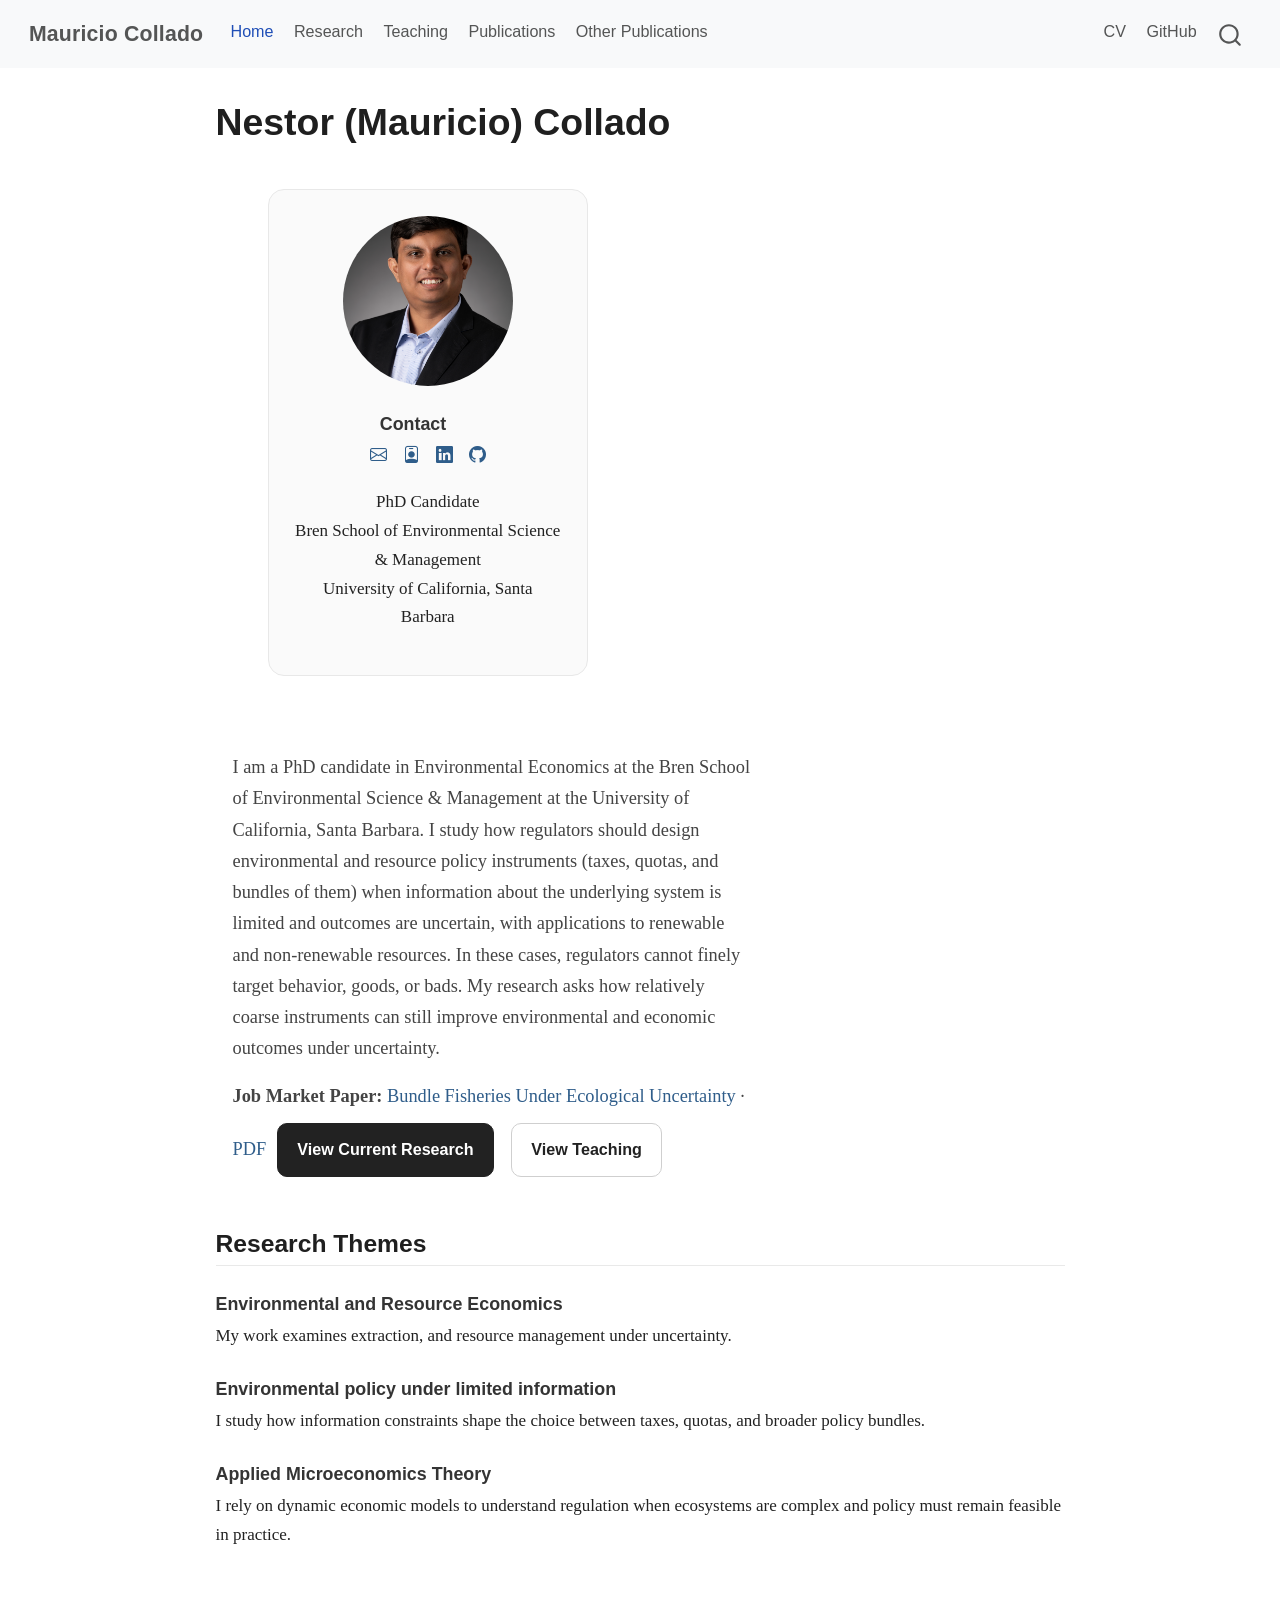
<file: docs/index.html>
<!DOCTYPE html>
<html xmlns="http://www.w3.org/1999/xhtml" lang="en" xml:lang="en"><head>

<meta charset="utf-8">
<meta name="generator" content="quarto-1.9.38">

<meta name="viewport" content="width=device-width, initial-scale=1.0, user-scalable=yes">


<title>Mauricio Collado</title>
<style>
/* Default styles provided by pandoc.
** See https://pandoc.org/MANUAL.html#variables-for-html for config info.
*/
code{white-space: pre-wrap;}
span.smallcaps{font-variant: small-caps;}
div.columns{display: flex; gap: min(4vw, 1.5em);}
div.column{flex: auto; overflow-x: auto;}
div.hanging-indent{margin-left: 1.5em; text-indent: -1.5em;}
ul.task-list{list-style: none;}
ul.task-list li input[type="checkbox"] {
  width: 0.8em;
  margin: 0 0.8em 0.2em -1em; /* quarto-specific, see https://github.com/quarto-dev/quarto-cli/issues/4556 */ 
  vertical-align: middle;
}
</style>


<script src="site_libs/quarto-nav/quarto-nav.js"></script>
<script src="site_libs/quarto-nav/headroom.min.js"></script>
<script src="site_libs/clipboard/clipboard.min.js"></script>
<script src="site_libs/quarto-search/autocomplete.umd.js"></script>
<script src="site_libs/quarto-search/fuse.min.js"></script>
<script src="site_libs/quarto-search/quarto-search.js"></script>
<meta name="quarto:offset" content="./">
<script src="site_libs/quarto-html/quarto.js" type="module"></script>
<script src="site_libs/quarto-html/tabsets/tabsets.js" type="module"></script>
<script src="site_libs/quarto-html/popper.min.js"></script>
<script src="site_libs/quarto-html/tippy.umd.min.js"></script>
<script src="site_libs/quarto-html/anchor.min.js"></script>
<link href="site_libs/quarto-html/tippy.css" rel="stylesheet">
<link href="site_libs/quarto-html/quarto-syntax-highlighting-15634bcf2e68342d4ad2dfa704d543f6.css" rel="stylesheet" id="quarto-text-highlighting-styles">
<script src="site_libs/bootstrap/bootstrap.min.js"></script>
<link href="site_libs/bootstrap/bootstrap-icons.css" rel="stylesheet">
<link href="site_libs/bootstrap/bootstrap-a0f9fd0d421825b736dc1bbcbcba2219.min.css" rel="stylesheet" append-hash="true" id="quarto-bootstrap" data-mode="light">
<script id="quarto-search-options" type="application/json">{
  "location": "navbar",
  "copy-button": false,
  "collapse-after": 3,
  "panel-placement": "end",
  "type": "overlay",
  "limit": 50,
  "keyboard-shortcut": [
    "f",
    "/",
    "s"
  ],
  "show-item-context": false,
  "language": {
    "search-no-results-text": "No results",
    "search-matching-documents-text": "matching documents",
    "search-copy-link-title": "Copy link to search",
    "search-hide-matches-text": "Hide additional matches",
    "search-more-match-text": "more match in this document",
    "search-more-matches-text": "more matches in this document",
    "search-clear-button-title": "Clear",
    "search-text-placeholder": "",
    "search-detached-cancel-button-title": "Cancel",
    "search-submit-button-title": "Submit",
    "search-label": "Search"
  }
}</script>
<link rel="stylesheet" href="https://cdn.jsdelivr.net/npm/bootstrap-icons@1.11.3/font/bootstrap-icons.min.css">


<link rel="stylesheet" href="styles.css">
</head>

<body class="nav-fixed quarto-light">

<div id="quarto-search-results"></div>
  <header id="quarto-header" class="headroom fixed-top">
    <nav class="navbar navbar-expand-lg " data-bs-theme="dark">
      <div class="navbar-container container-fluid">
      <div class="navbar-brand-container mx-auto">
    <a class="navbar-brand" href="./index.html">
    <span class="navbar-title">Mauricio Collado</span>
    </a>
  </div>
            <div id="quarto-search" class="" title="Search"></div>
          <button class="navbar-toggler" type="button" data-bs-toggle="collapse" data-bs-target="#navbarCollapse" aria-controls="navbarCollapse" role="menu" aria-expanded="false" aria-label="Toggle navigation" onclick="if (window.quartoToggleHeadroom) { window.quartoToggleHeadroom(); }">
  <span class="navbar-toggler-icon"></span>
</button>
          <div class="collapse navbar-collapse" id="navbarCollapse">
            <ul class="navbar-nav navbar-nav-scroll me-auto">
  <li class="nav-item">
    <a class="nav-link active" href="./index.html" aria-current="page"> 
<span class="menu-text">Home</span></a>
  </li>  
  <li class="nav-item">
    <a class="nav-link" href="./research.html"> 
<span class="menu-text">Research</span></a>
  </li>  
  <li class="nav-item">
    <a class="nav-link" href="./teaching.html"> 
<span class="menu-text">Teaching</span></a>
  </li>  
  <li class="nav-item">
    <a class="nav-link" href="./publications.html"> 
<span class="menu-text">Publications</span></a>
  </li>  
  <li class="nav-item">
    <a class="nav-link" href="./otherpublications.html"> 
<span class="menu-text">Other Publications</span></a>
  </li>  
</ul>
            <ul class="navbar-nav navbar-nav-scroll ms-auto">
  <li class="nav-item">
    <a class="nav-link" href="./cv.html"> 
<span class="menu-text">CV</span></a>
  </li>  
  <li class="nav-item">
    <a class="nav-link" href="https://github.com/MauricioCollado"> 
<span class="menu-text">GitHub</span></a>
  </li>  
</ul>
          </div> <!-- /navcollapse -->
            <div class="quarto-navbar-tools">
</div>
      </div> <!-- /container-fluid -->
    </nav>
</header>
<!-- content -->
<div id="quarto-content" class="quarto-container page-columns page-rows-contents page-layout-full page-navbar">
<!-- sidebar -->
<!-- margin-sidebar -->
    
<!-- main -->
<main class="content column-page" id="quarto-document-content"><header id="title-block-header" class="quarto-title-block"><h1 class="title display-7">Nestor (Mauricio) Collado</h1></header>




<div class="columns v-center">
<div class="column" style="width:50%;">
<div class="profile-card">
<p><img src="images/mauricio.jpg" class="profile-photo img-fluid"></p>
<section id="contact" class="level3">
<h3 class="anchored" data-anchor-id="contact">Contact</h3>
<p><a href="mailto:nestorcollado@ucsb.edu" aria-label="Email" title="Email"><i class="bi bi-envelope"></i></a> <a href="https://orcid.org/0000-0002-2107-029X" target="_blank" aria-label="ORCID" title="ORCID"><i class="bi bi-person-badge"></i></a> <a href="https://www.linkedin.com/in/nestor-c-971956101" target="_blank" aria-label="LinkedIn" title="LinkedIn"><i class="bi bi-linkedin"></i></a> <a href="https://github.com/MauricioCollado" target="_blank" aria-label="GitHub" title="GitHub"><i class="bi bi-github"></i></a></p>
<p>PhD Candidate<br>
Bren School of Environmental Science &amp; Management<br>
University of California, Santa Barbara</p>
</section>
</div>
</div><div class="column" style="width:65%;">
<section id="nestor-mauricio-collado" class="level1 hero-left">

<p>I am a PhD candidate in Environmental Economics at the Bren School of Environmental Science &amp; Management at the University of California, Santa Barbara. I study how regulators should design environmental and resource policy instruments (taxes, quotas, and bundles of them) when information about the underlying system is limited and outcomes are uncertain, with applications to renewable and non-renewable resources. In these cases, regulators cannot finely target behavior, goods, or bads. My research asks how relatively coarse instruments can still improve environmental and economic outcomes under uncertainty.</p>
<p><strong>Job Market Paper:</strong> <a href="./research.html">Bundle Fisheries Under Ecological Uncertainty</a> · <a href="files/Collado_JMP_Bundle_Fisheries.pdf">PDF</a> <a href="./research.html" class="btn-main">View Current Research</a> <a href="./teaching.html" class="btn-secondary">View Teaching</a></p>
</section>
</div>
</div>
<section id="research-themes" class="level2">
<h2 class="anchored" data-anchor-id="research-themes">Research Themes</h2>
<section id="environmental-and-resource-economics" class="level3">
<h3 class="anchored" data-anchor-id="environmental-and-resource-economics">Environmental and Resource Economics</h3>
<p>My work examines extraction, and resource management under uncertainty.</p>
</section>
<section id="environmental-policy-under-limited-information" class="level3">
<h3 class="anchored" data-anchor-id="environmental-policy-under-limited-information">Environmental policy under limited information</h3>
<p>I study how information constraints shape the choice between taxes, quotas, and broader policy bundles.</p>
</section>
<section id="applied-microeconomics-theory" class="level3">
<h3 class="anchored" data-anchor-id="applied-microeconomics-theory">Applied Microeconomics Theory</h3>
<p>I rely on dynamic economic models to understand regulation when ecosystems are complex and policy must remain feasible in practice.</p>


</section>
</section>

</main> <!-- /main -->
<script id="quarto-html-after-body" type="application/javascript">
  window.document.addEventListener("DOMContentLoaded", function (event) {
    const icon = "";
    const anchorJS = new window.AnchorJS();
    anchorJS.options = {
      placement: 'right',
      icon: icon
    };
    anchorJS.add('.anchored');
    const isCodeAnnotation = (el) => {
      for (const clz of el.classList) {
        if (clz.startsWith('code-annotation-')) {                     
          return true;
        }
      }
      return false;
    }
    const onCopySuccess = function(e) {
      // button target
      const button = e.trigger;
      // don't keep focus
      button.blur();
      // flash "checked"
      button.classList.add('code-copy-button-checked');
      var currentTitle = button.getAttribute("title");
      button.setAttribute("title", "Copied!");
      let tooltip;
      if (window.bootstrap) {
        button.setAttribute("data-bs-toggle", "tooltip");
        button.setAttribute("data-bs-placement", "left");
        button.setAttribute("data-bs-title", "Copied!");
        tooltip = new bootstrap.Tooltip(button, 
          { trigger: "manual", 
            customClass: "code-copy-button-tooltip",
            offset: [0, -8]});
        tooltip.show();    
      }
      setTimeout(function() {
        if (tooltip) {
          tooltip.hide();
          button.removeAttribute("data-bs-title");
          button.removeAttribute("data-bs-toggle");
          button.removeAttribute("data-bs-placement");
        }
        button.setAttribute("title", currentTitle);
        button.classList.remove('code-copy-button-checked');
      }, 1000);
      // clear code selection
      e.clearSelection();
    }
    const getTextToCopy = function(trigger) {
      const outerScaffold = trigger.parentElement.cloneNode(true);
      const codeEl = outerScaffold.querySelector('code');
      for (const childEl of codeEl.children) {
        if (isCodeAnnotation(childEl)) {
          childEl.remove();
        }
      }
      return codeEl.innerText;
    }
    const clipboard = new window.ClipboardJS('.code-copy-button:not([data-in-quarto-modal])', {
      text: getTextToCopy
    });
    clipboard.on('success', onCopySuccess);
    if (window.document.getElementById('quarto-embedded-source-code-modal')) {
      const clipboardModal = new window.ClipboardJS('.code-copy-button[data-in-quarto-modal]', {
        text: getTextToCopy,
        container: window.document.getElementById('quarto-embedded-source-code-modal')
      });
      clipboardModal.on('success', onCopySuccess);
    }
      var localhostRegex = new RegExp(/^(?:http|https):\/\/localhost\:?[0-9]*\//);
      var mailtoRegex = new RegExp(/^mailto:/);
        var filterRegex = new RegExp('/' + window.location.host + '/');
      var isInternal = (href) => {
          return filterRegex.test(href) || localhostRegex.test(href) || mailtoRegex.test(href);
      }
      // Inspect non-navigation links and adorn them if external
     var links = window.document.querySelectorAll('a[href]:not(.nav-link):not(.navbar-brand):not(.toc-action):not(.sidebar-link):not(.sidebar-item-toggle):not(.pagination-link):not(.no-external):not([aria-hidden]):not(.dropdown-item):not(.quarto-navigation-tool):not(.about-link)');
      for (var i=0; i<links.length; i++) {
        const link = links[i];
        if (!isInternal(link.href)) {
          // undo the damage that might have been done by quarto-nav.js in the case of
          // links that we want to consider external
          if (link.dataset.originalHref !== undefined) {
            link.href = link.dataset.originalHref;
          }
        }
      }
    function tippyHover(el, contentFn, onTriggerFn, onUntriggerFn) {
      const config = {
        allowHTML: true,
        maxWidth: 500,
        delay: 100,
        arrow: false,
        appendTo: function(el) {
            return el.parentElement;
        },
        interactive: true,
        interactiveBorder: 10,
        theme: 'quarto',
        placement: 'bottom-start',
      };
      if (contentFn) {
        config.content = contentFn;
      }
      if (onTriggerFn) {
        config.onTrigger = onTriggerFn;
      }
      if (onUntriggerFn) {
        config.onUntrigger = onUntriggerFn;
      }
      window.tippy(el, config); 
    }
    const noterefs = window.document.querySelectorAll('a[role="doc-noteref"]');
    for (var i=0; i<noterefs.length; i++) {
      const ref = noterefs[i];
      tippyHover(ref, function() {
        // use id or data attribute instead here
        let href = ref.getAttribute('data-footnote-href') || ref.getAttribute('href');
        try { href = new URL(href).hash; } catch {}
        const id = href.replace(/^#\/?/, "");
        const note = window.document.getElementById(id);
        if (note) {
          return note.innerHTML;
        } else {
          return "";
        }
      });
    }
    const xrefs = window.document.querySelectorAll('a.quarto-xref');
    const processXRef = (id, note) => {
      // Strip column container classes
      const stripColumnClz = (el) => {
        el.classList.remove("page-full", "page-columns");
        if (el.children) {
          for (const child of el.children) {
            stripColumnClz(child);
          }
        }
      }
      stripColumnClz(note)
      if (id === null || id.startsWith('sec-')) {
        // Special case sections, only their first couple elements
        const container = document.createElement("div");
        if (note.children && note.children.length > 2) {
          container.appendChild(note.children[0].cloneNode(true));
          for (let i = 1; i < note.children.length; i++) {
            const child = note.children[i];
            if (child.tagName === "P" && child.innerText === "") {
              continue;
            } else {
              container.appendChild(child.cloneNode(true));
              break;
            }
          }
          if (window.Quarto?.typesetMath) {
            window.Quarto.typesetMath(container);
          }
          return container.innerHTML
        } else {
          if (window.Quarto?.typesetMath) {
            window.Quarto.typesetMath(note);
          }
          return note.innerHTML;
        }
      } else {
        // Remove any anchor links if they are present
        const anchorLink = note.querySelector('a.anchorjs-link');
        if (anchorLink) {
          anchorLink.remove();
        }
        if (window.Quarto?.typesetMath) {
          window.Quarto.typesetMath(note);
        }
        if (note.classList.contains("callout")) {
          return note.outerHTML;
        } else {
          return note.innerHTML;
        }
      }
    }
    for (var i=0; i<xrefs.length; i++) {
      const xref = xrefs[i];
      tippyHover(xref, undefined, function(instance) {
        instance.disable();
        let url = xref.getAttribute('href');
        let hash = undefined; 
        if (url.startsWith('#')) {
          hash = url;
        } else {
          try { hash = new URL(url).hash; } catch {}
        }
        if (hash) {
          const id = hash.replace(/^#\/?/, "");
          const note = window.document.getElementById(id);
          if (note !== null) {
            try {
              const html = processXRef(id, note.cloneNode(true));
              instance.setContent(html);
            } finally {
              instance.enable();
              instance.show();
            }
          } else {
            // See if we can fetch this
            fetch(url.split('#')[0])
            .then(res => res.text())
            .then(html => {
              const parser = new DOMParser();
              const htmlDoc = parser.parseFromString(html, "text/html");
              const note = htmlDoc.getElementById(id);
              if (note !== null) {
                const html = processXRef(id, note);
                instance.setContent(html);
              } 
            }).finally(() => {
              instance.enable();
              instance.show();
            });
          }
        } else {
          // See if we can fetch a full url (with no hash to target)
          // This is a special case and we should probably do some content thinning / targeting
          fetch(url)
          .then(res => res.text())
          .then(html => {
            const parser = new DOMParser();
            const htmlDoc = parser.parseFromString(html, "text/html");
            const note = htmlDoc.querySelector('main.content');
            if (note !== null) {
              // This should only happen for chapter cross references
              // (since there is no id in the URL)
              // remove the first header
              if (note.children.length > 0 && note.children[0].tagName === "HEADER") {
                note.children[0].remove();
              }
              const html = processXRef(null, note);
              instance.setContent(html);
            } 
          }).finally(() => {
            instance.enable();
            instance.show();
          });
        }
      }, function(instance) {
      });
    }
        let selectedAnnoteEl;
        const selectorForAnnotation = ( cell, annotation) => {
          let cellAttr = 'data-code-cell="' + cell + '"';
          let lineAttr = 'data-code-annotation="' +  annotation + '"';
          const selector = 'span[' + cellAttr + '][' + lineAttr + ']';
          return selector;
        }
        const selectCodeLines = (annoteEl) => {
          const doc = window.document;
          const targetCell = annoteEl.getAttribute("data-target-cell");
          const targetAnnotation = annoteEl.getAttribute("data-target-annotation");
          const annoteSpan = window.document.querySelector(selectorForAnnotation(targetCell, targetAnnotation));
          const lines = annoteSpan.getAttribute("data-code-lines").split(",");
          const lineIds = lines.map((line) => {
            return targetCell + "-" + line;
          })
          let top = null;
          let height = null;
          let parent = null;
          if (lineIds.length > 0) {
              //compute the position of the single el (top and bottom and make a div)
              const el = window.document.getElementById(lineIds[0]);
              top = el.offsetTop;
              height = el.offsetHeight;
              parent = el.parentElement.parentElement;
            if (lineIds.length > 1) {
              const lastEl = window.document.getElementById(lineIds[lineIds.length - 1]);
              const bottom = lastEl.offsetTop + lastEl.offsetHeight;
              height = bottom - top;
            }
            if (top !== null && height !== null && parent !== null) {
              // cook up a div (if necessary) and position it 
              let div = window.document.getElementById("code-annotation-line-highlight");
              if (div === null) {
                div = window.document.createElement("div");
                div.setAttribute("id", "code-annotation-line-highlight");
                div.style.position = 'absolute';
                parent.appendChild(div);
              }
              div.style.top = top - 2 + "px";
              div.style.height = height + 4 + "px";
              div.style.left = 0;
              let gutterDiv = window.document.getElementById("code-annotation-line-highlight-gutter");
              if (gutterDiv === null) {
                gutterDiv = window.document.createElement("div");
                gutterDiv.setAttribute("id", "code-annotation-line-highlight-gutter");
                gutterDiv.style.position = 'absolute';
                const codeCell = window.document.getElementById(targetCell);
                const gutter = codeCell.querySelector('.code-annotation-gutter');
                gutter.appendChild(gutterDiv);
              }
              gutterDiv.style.top = top - 2 + "px";
              gutterDiv.style.height = height + 4 + "px";
            }
            selectedAnnoteEl = annoteEl;
          }
        };
        const unselectCodeLines = () => {
          const elementsIds = ["code-annotation-line-highlight", "code-annotation-line-highlight-gutter"];
          elementsIds.forEach((elId) => {
            const div = window.document.getElementById(elId);
            if (div) {
              div.remove();
            }
          });
          selectedAnnoteEl = undefined;
        };
          // Handle positioning of the toggle
      window.addEventListener(
        "resize",
        throttle(() => {
          elRect = undefined;
          if (selectedAnnoteEl) {
            selectCodeLines(selectedAnnoteEl);
          }
        }, 10)
      );
      function throttle(fn, ms) {
      let throttle = false;
      let timer;
        return (...args) => {
          if(!throttle) { // first call gets through
              fn.apply(this, args);
              throttle = true;
          } else { // all the others get throttled
              if(timer) clearTimeout(timer); // cancel #2
              timer = setTimeout(() => {
                fn.apply(this, args);
                timer = throttle = false;
              }, ms);
          }
        };
      }
        // Attach click handler to the DT
        const annoteDls = window.document.querySelectorAll('dt[data-target-cell]');
        for (const annoteDlNode of annoteDls) {
          annoteDlNode.addEventListener('click', (event) => {
            const clickedEl = event.target;
            if (clickedEl !== selectedAnnoteEl) {
              unselectCodeLines();
              const activeEl = window.document.querySelector('dt[data-target-cell].code-annotation-active');
              if (activeEl) {
                activeEl.classList.remove('code-annotation-active');
              }
              selectCodeLines(clickedEl);
              clickedEl.classList.add('code-annotation-active');
            } else {
              // Unselect the line
              unselectCodeLines();
              clickedEl.classList.remove('code-annotation-active');
            }
          });
        }
    const findCites = (el) => {
      const parentEl = el.parentElement;
      if (parentEl) {
        const cites = parentEl.dataset.cites;
        if (cites) {
          return {
            el,
            cites: cites.split(' ')
          };
        } else {
          return findCites(el.parentElement)
        }
      } else {
        return undefined;
      }
    };
    var bibliorefs = window.document.querySelectorAll('a[role="doc-biblioref"]');
    for (var i=0; i<bibliorefs.length; i++) {
      const ref = bibliorefs[i];
      const citeInfo = findCites(ref);
      if (citeInfo) {
        tippyHover(citeInfo.el, function() {
          var popup = window.document.createElement('div');
          citeInfo.cites.forEach(function(cite) {
            var citeDiv = window.document.createElement('div');
            citeDiv.classList.add('hanging-indent');
            citeDiv.classList.add('csl-entry');
            var biblioDiv = window.document.getElementById('ref-' + cite);
            if (biblioDiv) {
              citeDiv.innerHTML = biblioDiv.innerHTML;
            }
            popup.appendChild(citeDiv);
          });
          return popup.innerHTML;
        });
      }
    }
  });
  </script>
</div> <!-- /content -->




</body></html>
</file>
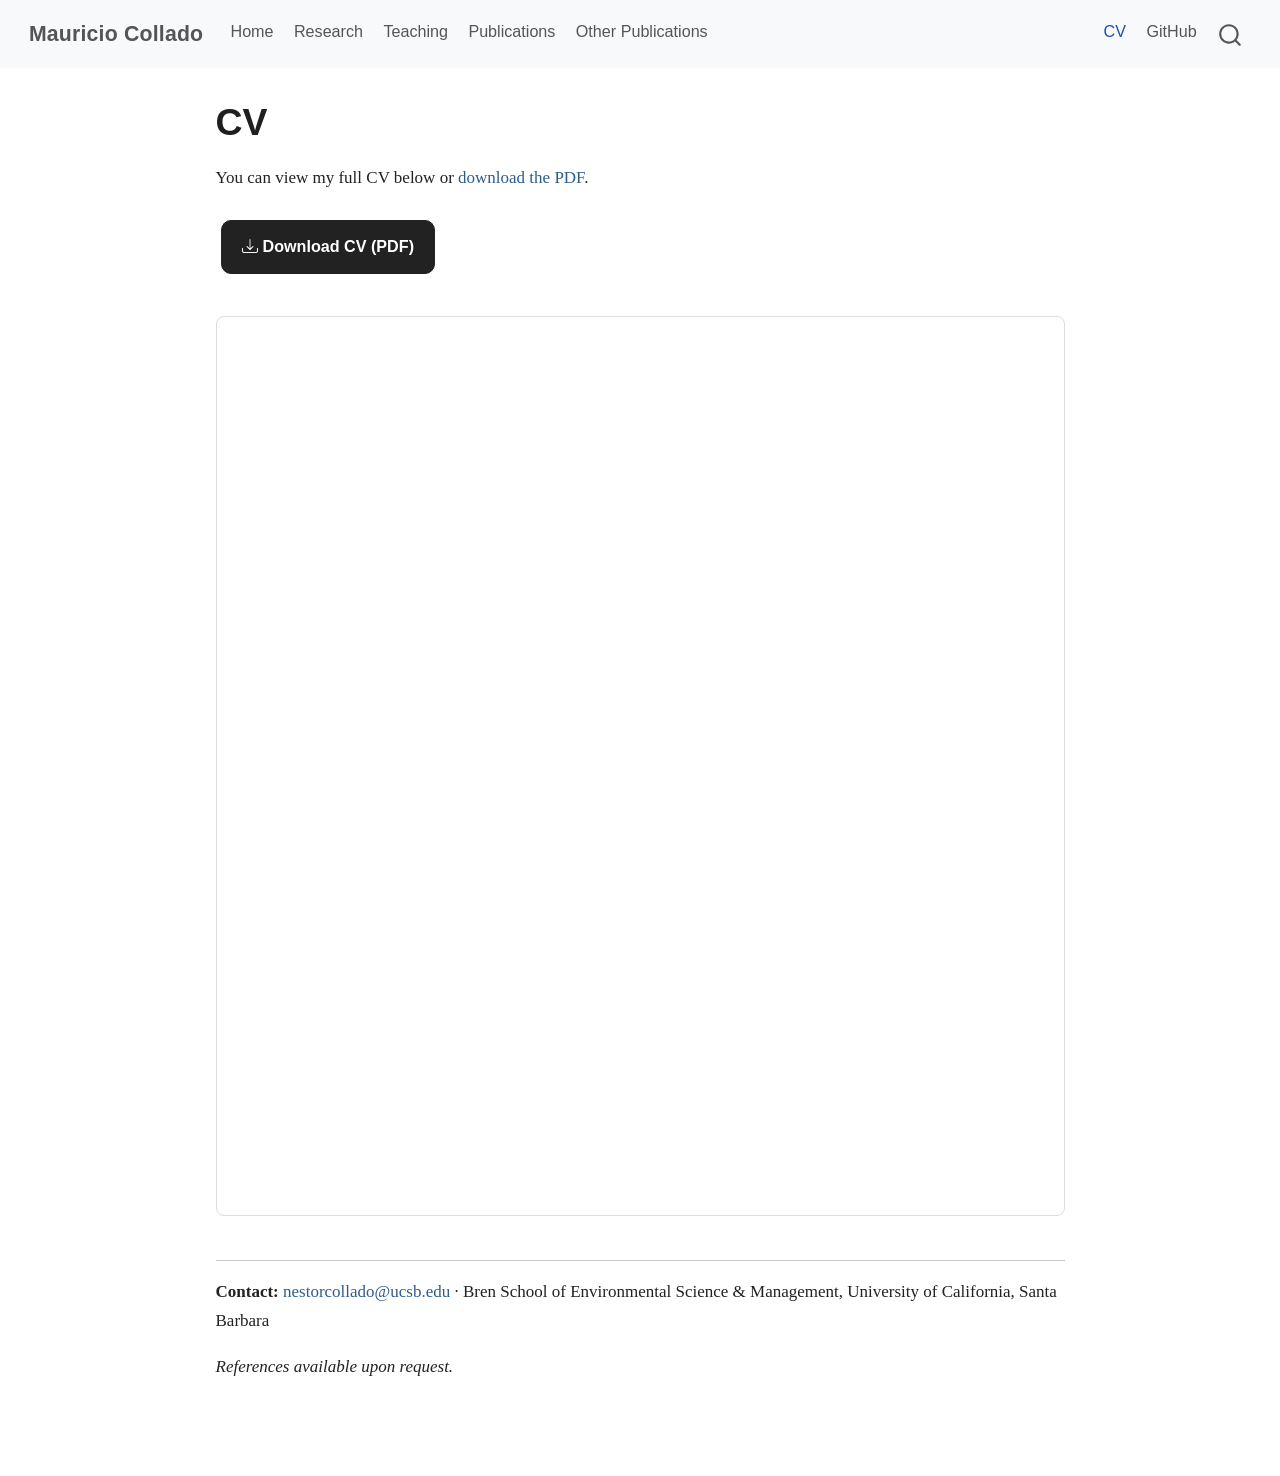
<file: docs/cv.html>
<!DOCTYPE html>
<html xmlns="http://www.w3.org/1999/xhtml" lang="en" xml:lang="en"><head>

<meta charset="utf-8">
<meta name="generator" content="quarto-1.9.38">

<meta name="viewport" content="width=device-width, initial-scale=1.0, user-scalable=yes">


<title>CV – Mauricio Collado</title>
<style>
/* Default styles provided by pandoc.
** See https://pandoc.org/MANUAL.html#variables-for-html for config info.
*/
code{white-space: pre-wrap;}
span.smallcaps{font-variant: small-caps;}
div.columns{display: flex; gap: min(4vw, 1.5em);}
div.column{flex: auto; overflow-x: auto;}
div.hanging-indent{margin-left: 1.5em; text-indent: -1.5em;}
ul.task-list{list-style: none;}
ul.task-list li input[type="checkbox"] {
  width: 0.8em;
  margin: 0 0.8em 0.2em -1em; /* quarto-specific, see https://github.com/quarto-dev/quarto-cli/issues/4556 */ 
  vertical-align: middle;
}
</style>


<script src="site_libs/quarto-nav/quarto-nav.js"></script>
<script src="site_libs/quarto-nav/headroom.min.js"></script>
<script src="site_libs/clipboard/clipboard.min.js"></script>
<script src="site_libs/quarto-search/autocomplete.umd.js"></script>
<script src="site_libs/quarto-search/fuse.min.js"></script>
<script src="site_libs/quarto-search/quarto-search.js"></script>
<meta name="quarto:offset" content="./">
<script src="site_libs/quarto-html/quarto.js" type="module"></script>
<script src="site_libs/quarto-html/tabsets/tabsets.js" type="module"></script>
<script src="site_libs/quarto-html/popper.min.js"></script>
<script src="site_libs/quarto-html/tippy.umd.min.js"></script>
<script src="site_libs/quarto-html/anchor.min.js"></script>
<link href="site_libs/quarto-html/tippy.css" rel="stylesheet">
<link href="site_libs/quarto-html/quarto-syntax-highlighting-15634bcf2e68342d4ad2dfa704d543f6.css" rel="stylesheet" id="quarto-text-highlighting-styles">
<script src="site_libs/bootstrap/bootstrap.min.js"></script>
<link href="site_libs/bootstrap/bootstrap-icons.css" rel="stylesheet">
<link href="site_libs/bootstrap/bootstrap-a0f9fd0d421825b736dc1bbcbcba2219.min.css" rel="stylesheet" append-hash="true" id="quarto-bootstrap" data-mode="light">
<script id="quarto-search-options" type="application/json">{
  "location": "navbar",
  "copy-button": false,
  "collapse-after": 3,
  "panel-placement": "end",
  "type": "overlay",
  "limit": 50,
  "keyboard-shortcut": [
    "f",
    "/",
    "s"
  ],
  "show-item-context": false,
  "language": {
    "search-no-results-text": "No results",
    "search-matching-documents-text": "matching documents",
    "search-copy-link-title": "Copy link to search",
    "search-hide-matches-text": "Hide additional matches",
    "search-more-match-text": "more match in this document",
    "search-more-matches-text": "more matches in this document",
    "search-clear-button-title": "Clear",
    "search-text-placeholder": "",
    "search-detached-cancel-button-title": "Cancel",
    "search-submit-button-title": "Submit",
    "search-label": "Search"
  }
}</script>
<link rel="stylesheet" href="https://cdn.jsdelivr.net/npm/bootstrap-icons@1.11.3/font/bootstrap-icons.min.css">


<link rel="stylesheet" href="styles.css">
</head>

<body class="nav-fixed quarto-light">

<div id="quarto-search-results"></div>
  <header id="quarto-header" class="headroom fixed-top">
    <nav class="navbar navbar-expand-lg " data-bs-theme="dark">
      <div class="navbar-container container-fluid">
      <div class="navbar-brand-container mx-auto">
    <a class="navbar-brand" href="./index.html">
    <span class="navbar-title">Mauricio Collado</span>
    </a>
  </div>
            <div id="quarto-search" class="" title="Search"></div>
          <button class="navbar-toggler" type="button" data-bs-toggle="collapse" data-bs-target="#navbarCollapse" aria-controls="navbarCollapse" role="menu" aria-expanded="false" aria-label="Toggle navigation" onclick="if (window.quartoToggleHeadroom) { window.quartoToggleHeadroom(); }">
  <span class="navbar-toggler-icon"></span>
</button>
          <div class="collapse navbar-collapse" id="navbarCollapse">
            <ul class="navbar-nav navbar-nav-scroll me-auto">
  <li class="nav-item">
    <a class="nav-link" href="./index.html"> 
<span class="menu-text">Home</span></a>
  </li>  
  <li class="nav-item">
    <a class="nav-link" href="./research.html"> 
<span class="menu-text">Research</span></a>
  </li>  
  <li class="nav-item">
    <a class="nav-link" href="./teaching.html"> 
<span class="menu-text">Teaching</span></a>
  </li>  
  <li class="nav-item">
    <a class="nav-link" href="./publications.html"> 
<span class="menu-text">Publications</span></a>
  </li>  
  <li class="nav-item">
    <a class="nav-link" href="./otherpublications.html"> 
<span class="menu-text">Other Publications</span></a>
  </li>  
</ul>
            <ul class="navbar-nav navbar-nav-scroll ms-auto">
  <li class="nav-item">
    <a class="nav-link active" href="./cv.html" aria-current="page"> 
<span class="menu-text">CV</span></a>
  </li>  
  <li class="nav-item">
    <a class="nav-link" href="https://github.com/MauricioCollado"> 
<span class="menu-text">GitHub</span></a>
  </li>  
</ul>
          </div> <!-- /navcollapse -->
            <div class="quarto-navbar-tools">
</div>
      </div> <!-- /container-fluid -->
    </nav>
</header>
<!-- content -->
<div id="quarto-content" class="quarto-container page-columns page-rows-contents page-layout-full page-navbar">
<!-- sidebar -->
<!-- margin-sidebar -->
    
<!-- main -->
<main class="content column-page" id="quarto-document-content">

<header id="title-block-header" class="quarto-title-block default">
<div class="quarto-title">
<h1 class="title">CV</h1>
</div>



<div class="quarto-title-meta column-page">

    
  
    
  </div>
  


</header>


<p>You can view my full CV below or <a href="files/Collado_Mauricio_CV_full_Aug_26.pdf">download the PDF</a>.</p>
<p><a href="files/Collado_Mauricio_CV_full_Aug_26.pdf" class="btn-main" download=""><i class="bi bi-download"></i> Download CV (PDF)</a></p>
<iframe src="files/CV_Mauricio_Collado.pdf" width="100%" height="900px" style="border: 1px solid #ddd; border-radius: 8px; margin-top: 1.5rem;">
This browser does not support embedded PDFs. Please <a href="files/CV_Mauricio_Collado.pdf">download the PDF</a> to view it.
</iframe>
<hr>
<p><strong>Contact:</strong> <a href="mailto:nestorcollado@ucsb.edu">nestorcollado@ucsb.edu</a> · Bren School of Environmental Science &amp; Management, University of California, Santa Barbara</p>
<p><em>References available upon request.</em></p>



</main> <!-- /main -->
<script id="quarto-html-after-body" type="application/javascript">
  window.document.addEventListener("DOMContentLoaded", function (event) {
    const icon = "";
    const anchorJS = new window.AnchorJS();
    anchorJS.options = {
      placement: 'right',
      icon: icon
    };
    anchorJS.add('.anchored');
    const isCodeAnnotation = (el) => {
      for (const clz of el.classList) {
        if (clz.startsWith('code-annotation-')) {                     
          return true;
        }
      }
      return false;
    }
    const onCopySuccess = function(e) {
      // button target
      const button = e.trigger;
      // don't keep focus
      button.blur();
      // flash "checked"
      button.classList.add('code-copy-button-checked');
      var currentTitle = button.getAttribute("title");
      button.setAttribute("title", "Copied!");
      let tooltip;
      if (window.bootstrap) {
        button.setAttribute("data-bs-toggle", "tooltip");
        button.setAttribute("data-bs-placement", "left");
        button.setAttribute("data-bs-title", "Copied!");
        tooltip = new bootstrap.Tooltip(button, 
          { trigger: "manual", 
            customClass: "code-copy-button-tooltip",
            offset: [0, -8]});
        tooltip.show();    
      }
      setTimeout(function() {
        if (tooltip) {
          tooltip.hide();
          button.removeAttribute("data-bs-title");
          button.removeAttribute("data-bs-toggle");
          button.removeAttribute("data-bs-placement");
        }
        button.setAttribute("title", currentTitle);
        button.classList.remove('code-copy-button-checked');
      }, 1000);
      // clear code selection
      e.clearSelection();
    }
    const getTextToCopy = function(trigger) {
      const outerScaffold = trigger.parentElement.cloneNode(true);
      const codeEl = outerScaffold.querySelector('code');
      for (const childEl of codeEl.children) {
        if (isCodeAnnotation(childEl)) {
          childEl.remove();
        }
      }
      return codeEl.innerText;
    }
    const clipboard = new window.ClipboardJS('.code-copy-button:not([data-in-quarto-modal])', {
      text: getTextToCopy
    });
    clipboard.on('success', onCopySuccess);
    if (window.document.getElementById('quarto-embedded-source-code-modal')) {
      const clipboardModal = new window.ClipboardJS('.code-copy-button[data-in-quarto-modal]', {
        text: getTextToCopy,
        container: window.document.getElementById('quarto-embedded-source-code-modal')
      });
      clipboardModal.on('success', onCopySuccess);
    }
      var localhostRegex = new RegExp(/^(?:http|https):\/\/localhost\:?[0-9]*\//);
      var mailtoRegex = new RegExp(/^mailto:/);
        var filterRegex = new RegExp('/' + window.location.host + '/');
      var isInternal = (href) => {
          return filterRegex.test(href) || localhostRegex.test(href) || mailtoRegex.test(href);
      }
      // Inspect non-navigation links and adorn them if external
     var links = window.document.querySelectorAll('a[href]:not(.nav-link):not(.navbar-brand):not(.toc-action):not(.sidebar-link):not(.sidebar-item-toggle):not(.pagination-link):not(.no-external):not([aria-hidden]):not(.dropdown-item):not(.quarto-navigation-tool):not(.about-link)');
      for (var i=0; i<links.length; i++) {
        const link = links[i];
        if (!isInternal(link.href)) {
          // undo the damage that might have been done by quarto-nav.js in the case of
          // links that we want to consider external
          if (link.dataset.originalHref !== undefined) {
            link.href = link.dataset.originalHref;
          }
        }
      }
    function tippyHover(el, contentFn, onTriggerFn, onUntriggerFn) {
      const config = {
        allowHTML: true,
        maxWidth: 500,
        delay: 100,
        arrow: false,
        appendTo: function(el) {
            return el.parentElement;
        },
        interactive: true,
        interactiveBorder: 10,
        theme: 'quarto',
        placement: 'bottom-start',
      };
      if (contentFn) {
        config.content = contentFn;
      }
      if (onTriggerFn) {
        config.onTrigger = onTriggerFn;
      }
      if (onUntriggerFn) {
        config.onUntrigger = onUntriggerFn;
      }
      window.tippy(el, config); 
    }
    const noterefs = window.document.querySelectorAll('a[role="doc-noteref"]');
    for (var i=0; i<noterefs.length; i++) {
      const ref = noterefs[i];
      tippyHover(ref, function() {
        // use id or data attribute instead here
        let href = ref.getAttribute('data-footnote-href') || ref.getAttribute('href');
        try { href = new URL(href).hash; } catch {}
        const id = href.replace(/^#\/?/, "");
        const note = window.document.getElementById(id);
        if (note) {
          return note.innerHTML;
        } else {
          return "";
        }
      });
    }
    const xrefs = window.document.querySelectorAll('a.quarto-xref');
    const processXRef = (id, note) => {
      // Strip column container classes
      const stripColumnClz = (el) => {
        el.classList.remove("page-full", "page-columns");
        if (el.children) {
          for (const child of el.children) {
            stripColumnClz(child);
          }
        }
      }
      stripColumnClz(note)
      if (id === null || id.startsWith('sec-')) {
        // Special case sections, only their first couple elements
        const container = document.createElement("div");
        if (note.children && note.children.length > 2) {
          container.appendChild(note.children[0].cloneNode(true));
          for (let i = 1; i < note.children.length; i++) {
            const child = note.children[i];
            if (child.tagName === "P" && child.innerText === "") {
              continue;
            } else {
              container.appendChild(child.cloneNode(true));
              break;
            }
          }
          if (window.Quarto?.typesetMath) {
            window.Quarto.typesetMath(container);
          }
          return container.innerHTML
        } else {
          if (window.Quarto?.typesetMath) {
            window.Quarto.typesetMath(note);
          }
          return note.innerHTML;
        }
      } else {
        // Remove any anchor links if they are present
        const anchorLink = note.querySelector('a.anchorjs-link');
        if (anchorLink) {
          anchorLink.remove();
        }
        if (window.Quarto?.typesetMath) {
          window.Quarto.typesetMath(note);
        }
        if (note.classList.contains("callout")) {
          return note.outerHTML;
        } else {
          return note.innerHTML;
        }
      }
    }
    for (var i=0; i<xrefs.length; i++) {
      const xref = xrefs[i];
      tippyHover(xref, undefined, function(instance) {
        instance.disable();
        let url = xref.getAttribute('href');
        let hash = undefined; 
        if (url.startsWith('#')) {
          hash = url;
        } else {
          try { hash = new URL(url).hash; } catch {}
        }
        if (hash) {
          const id = hash.replace(/^#\/?/, "");
          const note = window.document.getElementById(id);
          if (note !== null) {
            try {
              const html = processXRef(id, note.cloneNode(true));
              instance.setContent(html);
            } finally {
              instance.enable();
              instance.show();
            }
          } else {
            // See if we can fetch this
            fetch(url.split('#')[0])
            .then(res => res.text())
            .then(html => {
              const parser = new DOMParser();
              const htmlDoc = parser.parseFromString(html, "text/html");
              const note = htmlDoc.getElementById(id);
              if (note !== null) {
                const html = processXRef(id, note);
                instance.setContent(html);
              } 
            }).finally(() => {
              instance.enable();
              instance.show();
            });
          }
        } else {
          // See if we can fetch a full url (with no hash to target)
          // This is a special case and we should probably do some content thinning / targeting
          fetch(url)
          .then(res => res.text())
          .then(html => {
            const parser = new DOMParser();
            const htmlDoc = parser.parseFromString(html, "text/html");
            const note = htmlDoc.querySelector('main.content');
            if (note !== null) {
              // This should only happen for chapter cross references
              // (since there is no id in the URL)
              // remove the first header
              if (note.children.length > 0 && note.children[0].tagName === "HEADER") {
                note.children[0].remove();
              }
              const html = processXRef(null, note);
              instance.setContent(html);
            } 
          }).finally(() => {
            instance.enable();
            instance.show();
          });
        }
      }, function(instance) {
      });
    }
        let selectedAnnoteEl;
        const selectorForAnnotation = ( cell, annotation) => {
          let cellAttr = 'data-code-cell="' + cell + '"';
          let lineAttr = 'data-code-annotation="' +  annotation + '"';
          const selector = 'span[' + cellAttr + '][' + lineAttr + ']';
          return selector;
        }
        const selectCodeLines = (annoteEl) => {
          const doc = window.document;
          const targetCell = annoteEl.getAttribute("data-target-cell");
          const targetAnnotation = annoteEl.getAttribute("data-target-annotation");
          const annoteSpan = window.document.querySelector(selectorForAnnotation(targetCell, targetAnnotation));
          const lines = annoteSpan.getAttribute("data-code-lines").split(",");
          const lineIds = lines.map((line) => {
            return targetCell + "-" + line;
          })
          let top = null;
          let height = null;
          let parent = null;
          if (lineIds.length > 0) {
              //compute the position of the single el (top and bottom and make a div)
              const el = window.document.getElementById(lineIds[0]);
              top = el.offsetTop;
              height = el.offsetHeight;
              parent = el.parentElement.parentElement;
            if (lineIds.length > 1) {
              const lastEl = window.document.getElementById(lineIds[lineIds.length - 1]);
              const bottom = lastEl.offsetTop + lastEl.offsetHeight;
              height = bottom - top;
            }
            if (top !== null && height !== null && parent !== null) {
              // cook up a div (if necessary) and position it 
              let div = window.document.getElementById("code-annotation-line-highlight");
              if (div === null) {
                div = window.document.createElement("div");
                div.setAttribute("id", "code-annotation-line-highlight");
                div.style.position = 'absolute';
                parent.appendChild(div);
              }
              div.style.top = top - 2 + "px";
              div.style.height = height + 4 + "px";
              div.style.left = 0;
              let gutterDiv = window.document.getElementById("code-annotation-line-highlight-gutter");
              if (gutterDiv === null) {
                gutterDiv = window.document.createElement("div");
                gutterDiv.setAttribute("id", "code-annotation-line-highlight-gutter");
                gutterDiv.style.position = 'absolute';
                const codeCell = window.document.getElementById(targetCell);
                const gutter = codeCell.querySelector('.code-annotation-gutter');
                gutter.appendChild(gutterDiv);
              }
              gutterDiv.style.top = top - 2 + "px";
              gutterDiv.style.height = height + 4 + "px";
            }
            selectedAnnoteEl = annoteEl;
          }
        };
        const unselectCodeLines = () => {
          const elementsIds = ["code-annotation-line-highlight", "code-annotation-line-highlight-gutter"];
          elementsIds.forEach((elId) => {
            const div = window.document.getElementById(elId);
            if (div) {
              div.remove();
            }
          });
          selectedAnnoteEl = undefined;
        };
          // Handle positioning of the toggle
      window.addEventListener(
        "resize",
        throttle(() => {
          elRect = undefined;
          if (selectedAnnoteEl) {
            selectCodeLines(selectedAnnoteEl);
          }
        }, 10)
      );
      function throttle(fn, ms) {
      let throttle = false;
      let timer;
        return (...args) => {
          if(!throttle) { // first call gets through
              fn.apply(this, args);
              throttle = true;
          } else { // all the others get throttled
              if(timer) clearTimeout(timer); // cancel #2
              timer = setTimeout(() => {
                fn.apply(this, args);
                timer = throttle = false;
              }, ms);
          }
        };
      }
        // Attach click handler to the DT
        const annoteDls = window.document.querySelectorAll('dt[data-target-cell]');
        for (const annoteDlNode of annoteDls) {
          annoteDlNode.addEventListener('click', (event) => {
            const clickedEl = event.target;
            if (clickedEl !== selectedAnnoteEl) {
              unselectCodeLines();
              const activeEl = window.document.querySelector('dt[data-target-cell].code-annotation-active');
              if (activeEl) {
                activeEl.classList.remove('code-annotation-active');
              }
              selectCodeLines(clickedEl);
              clickedEl.classList.add('code-annotation-active');
            } else {
              // Unselect the line
              unselectCodeLines();
              clickedEl.classList.remove('code-annotation-active');
            }
          });
        }
    const findCites = (el) => {
      const parentEl = el.parentElement;
      if (parentEl) {
        const cites = parentEl.dataset.cites;
        if (cites) {
          return {
            el,
            cites: cites.split(' ')
          };
        } else {
          return findCites(el.parentElement)
        }
      } else {
        return undefined;
      }
    };
    var bibliorefs = window.document.querySelectorAll('a[role="doc-biblioref"]');
    for (var i=0; i<bibliorefs.length; i++) {
      const ref = bibliorefs[i];
      const citeInfo = findCites(ref);
      if (citeInfo) {
        tippyHover(citeInfo.el, function() {
          var popup = window.document.createElement('div');
          citeInfo.cites.forEach(function(cite) {
            var citeDiv = window.document.createElement('div');
            citeDiv.classList.add('hanging-indent');
            citeDiv.classList.add('csl-entry');
            var biblioDiv = window.document.getElementById('ref-' + cite);
            if (biblioDiv) {
              citeDiv.innerHTML = biblioDiv.innerHTML;
            }
            popup.appendChild(citeDiv);
          });
          return popup.innerHTML;
        });
      }
    }
  });
  </script>
</div> <!-- /content -->




</body></html>
</file>
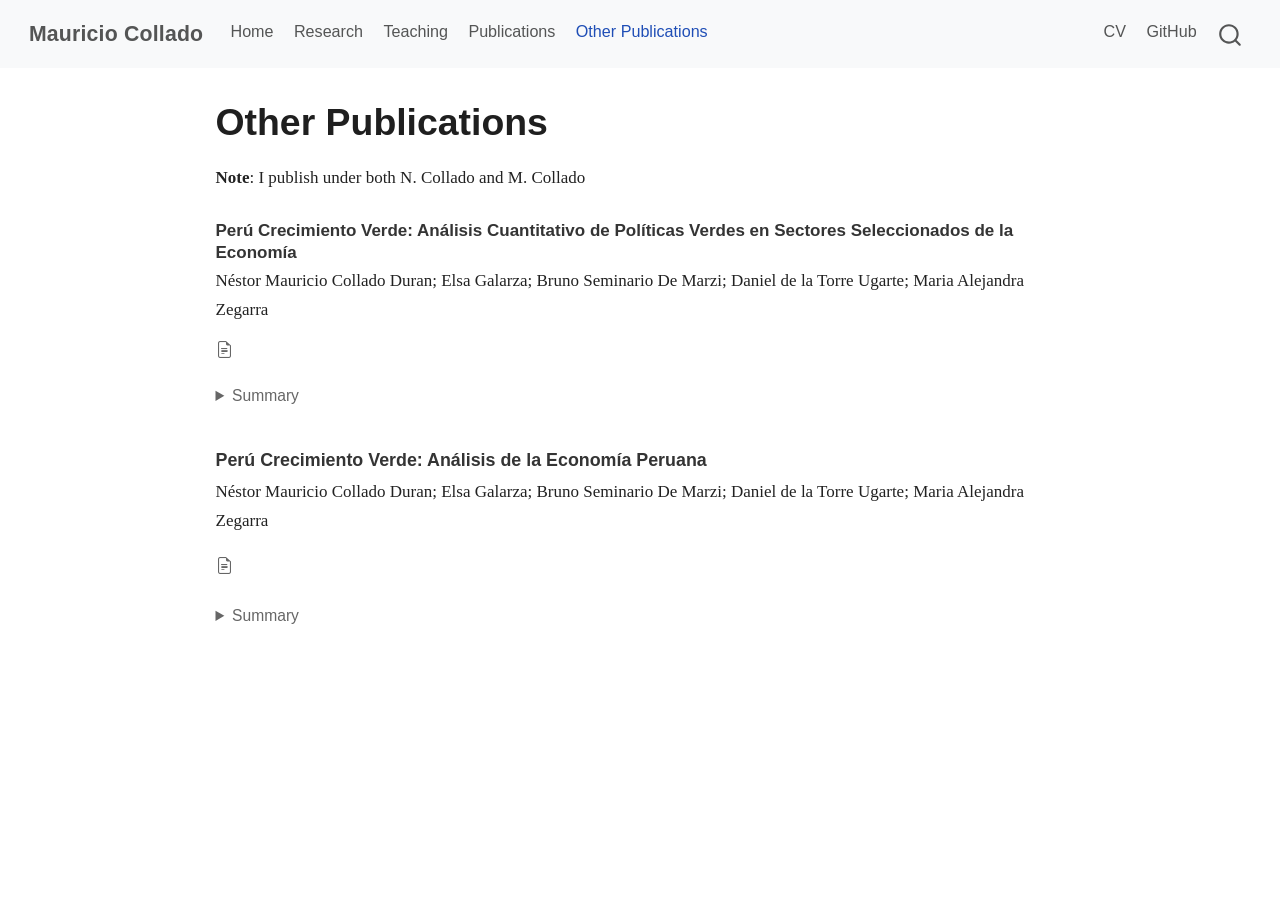
<file: docs/otherpublications.html>
<!DOCTYPE html>
<html xmlns="http://www.w3.org/1999/xhtml" lang="en" xml:lang="en"><head>

<meta charset="utf-8">
<meta name="generator" content="quarto-1.9.38">

<meta name="viewport" content="width=device-width, initial-scale=1.0, user-scalable=yes">


<title>Other Publications – Mauricio Collado</title>
<style>
/* Default styles provided by pandoc.
** See https://pandoc.org/MANUAL.html#variables-for-html for config info.
*/
code{white-space: pre-wrap;}
span.smallcaps{font-variant: small-caps;}
div.columns{display: flex; gap: min(4vw, 1.5em);}
div.column{flex: auto; overflow-x: auto;}
div.hanging-indent{margin-left: 1.5em; text-indent: -1.5em;}
ul.task-list{list-style: none;}
ul.task-list li input[type="checkbox"] {
  width: 0.8em;
  margin: 0 0.8em 0.2em -1em; /* quarto-specific, see https://github.com/quarto-dev/quarto-cli/issues/4556 */ 
  vertical-align: middle;
}
</style>


<script src="site_libs/quarto-nav/quarto-nav.js"></script>
<script src="site_libs/quarto-nav/headroom.min.js"></script>
<script src="site_libs/clipboard/clipboard.min.js"></script>
<script src="site_libs/quarto-search/autocomplete.umd.js"></script>
<script src="site_libs/quarto-search/fuse.min.js"></script>
<script src="site_libs/quarto-search/quarto-search.js"></script>
<meta name="quarto:offset" content="./">
<script src="site_libs/quarto-html/quarto.js" type="module"></script>
<script src="site_libs/quarto-html/tabsets/tabsets.js" type="module"></script>
<script src="site_libs/quarto-html/popper.min.js"></script>
<script src="site_libs/quarto-html/tippy.umd.min.js"></script>
<script src="site_libs/quarto-html/anchor.min.js"></script>
<link href="site_libs/quarto-html/tippy.css" rel="stylesheet">
<link href="site_libs/quarto-html/quarto-syntax-highlighting-15634bcf2e68342d4ad2dfa704d543f6.css" rel="stylesheet" id="quarto-text-highlighting-styles">
<script src="site_libs/bootstrap/bootstrap.min.js"></script>
<link href="site_libs/bootstrap/bootstrap-icons.css" rel="stylesheet">
<link href="site_libs/bootstrap/bootstrap-a0f9fd0d421825b736dc1bbcbcba2219.min.css" rel="stylesheet" append-hash="true" id="quarto-bootstrap" data-mode="light">
<script id="quarto-search-options" type="application/json">{
  "location": "navbar",
  "copy-button": false,
  "collapse-after": 3,
  "panel-placement": "end",
  "type": "overlay",
  "limit": 50,
  "keyboard-shortcut": [
    "f",
    "/",
    "s"
  ],
  "show-item-context": false,
  "language": {
    "search-no-results-text": "No results",
    "search-matching-documents-text": "matching documents",
    "search-copy-link-title": "Copy link to search",
    "search-hide-matches-text": "Hide additional matches",
    "search-more-match-text": "more match in this document",
    "search-more-matches-text": "more matches in this document",
    "search-clear-button-title": "Clear",
    "search-text-placeholder": "",
    "search-detached-cancel-button-title": "Cancel",
    "search-submit-button-title": "Submit",
    "search-label": "Search"
  }
}</script>
<link rel="stylesheet" href="https://cdn.jsdelivr.net/npm/bootstrap-icons@1.11.3/font/bootstrap-icons.min.css">


<link rel="stylesheet" href="styles.css">
</head>

<body class="nav-fixed quarto-light">

<div id="quarto-search-results"></div>
  <header id="quarto-header" class="headroom fixed-top">
    <nav class="navbar navbar-expand-lg " data-bs-theme="dark">
      <div class="navbar-container container-fluid">
      <div class="navbar-brand-container mx-auto">
    <a class="navbar-brand" href="./index.html">
    <span class="navbar-title">Mauricio Collado</span>
    </a>
  </div>
            <div id="quarto-search" class="" title="Search"></div>
          <button class="navbar-toggler" type="button" data-bs-toggle="collapse" data-bs-target="#navbarCollapse" aria-controls="navbarCollapse" role="menu" aria-expanded="false" aria-label="Toggle navigation" onclick="if (window.quartoToggleHeadroom) { window.quartoToggleHeadroom(); }">
  <span class="navbar-toggler-icon"></span>
</button>
          <div class="collapse navbar-collapse" id="navbarCollapse">
            <ul class="navbar-nav navbar-nav-scroll me-auto">
  <li class="nav-item">
    <a class="nav-link" href="./index.html"> 
<span class="menu-text">Home</span></a>
  </li>  
  <li class="nav-item">
    <a class="nav-link" href="./research.html"> 
<span class="menu-text">Research</span></a>
  </li>  
  <li class="nav-item">
    <a class="nav-link" href="./teaching.html"> 
<span class="menu-text">Teaching</span></a>
  </li>  
  <li class="nav-item">
    <a class="nav-link" href="./publications.html"> 
<span class="menu-text">Publications</span></a>
  </li>  
  <li class="nav-item">
    <a class="nav-link active" href="./otherpublications.html" aria-current="page"> 
<span class="menu-text">Other Publications</span></a>
  </li>  
</ul>
            <ul class="navbar-nav navbar-nav-scroll ms-auto">
  <li class="nav-item">
    <a class="nav-link" href="./cv.html"> 
<span class="menu-text">CV</span></a>
  </li>  
  <li class="nav-item">
    <a class="nav-link" href="https://github.com/MauricioCollado"> 
<span class="menu-text">GitHub</span></a>
  </li>  
</ul>
          </div> <!-- /navcollapse -->
            <div class="quarto-navbar-tools">
</div>
      </div> <!-- /container-fluid -->
    </nav>
</header>
<!-- content -->
<div id="quarto-content" class="quarto-container page-columns page-rows-contents page-layout-full page-navbar">
<!-- sidebar -->
<!-- margin-sidebar -->
    
<!-- main -->
<main class="content column-page" id="quarto-document-content">

<header id="title-block-header" class="quarto-title-block default">
<div class="quarto-title">
<h1 class="title">Other Publications</h1>
</div>



<div class="quarto-title-meta column-page">

    
  
    
  </div>
  


</header>


<div class="pub-page">
<p><strong>Note</strong>: I publish under both N. Collado and M. Collado</p>
<section id="perú-crecimiento-verde-análisis-cuantitativo-de-políticas-verdes-en-sectores-seleccionados-de-la-economía" class="level3">
<h3 class="anchored" data-anchor-id="perú-crecimiento-verde-análisis-cuantitativo-de-políticas-verdes-en-sectores-seleccionados-de-la-economía">Perú Crecimiento Verde: Análisis Cuantitativo de Políticas Verdes en Sectores Seleccionados de la Economía</h3>
<p>Néstor Mauricio Collado Duran; Elsa Galarza; Bruno Seminario De Marzi; Daniel de la Torre Ugarte; Maria Alejandra Zegarra</p>
<div class="pub-links">
<p><a href="https://www.researchgate.net/publication/323693322_Peru_Crecimiento_Verde_Analisis_Cuantitativo_de_Politicas_Verdes_en_sectores_seleccionados_de_la_Economia" aria-label="Report" title="Report"> <i class="bi bi-file-earmark-text"></i> </a></p>
</div>
<details>
<summary>
Summary
</summary>
<p>This study evaluates the impact of green policies in the forestry, urban transport, and agriculture sectors in the year 2035. It uses the Millennium Institute’s T-21 model for quantitative analysis, integrating economic, social, and environmental dimensions. The results suggest that green policies can contribute to reducing greenhouse gases, though economic and social benefits vary across sectors.</p>
</details>
</section>
</div>
<section id="perú-crecimiento-verde-análisis-de-la-economía-peruana" class="level3">
<h3 class="anchored" data-anchor-id="perú-crecimiento-verde-análisis-de-la-economía-peruana">Perú Crecimiento Verde: Análisis de la Economía Peruana</h3>
<p>Néstor Mauricio Collado Duran; Elsa Galarza; Bruno Seminario De Marzi; Daniel de la Torre Ugarte; Maria Alejandra Zegarra</p>
<div class="pub-links">
<p><a href="https://www.researchgate.net/publication/308635031_Peru_Crecimiento_Verde_Analisis_de_la_Economia_Peruana" aria-label="Report" title="Report"> <i class="bi bi-file-earmark-text"></i> </a></p>
</div>
<details>
<summary>
Summary
</summary>
<p>This document has three objectives: to summarize relevant information and analyze political indicators and trends that can guide the PAGE initiative’s intervention in Peru; to lay the groundwork for a second quantitative assessment of green economy policies in key sectors; and to establish the basis for developing a green growth strategy and discussing it with relevant stakeholders.</p>
</details>


</section>

</main> <!-- /main -->
<script id="quarto-html-after-body" type="application/javascript">
  window.document.addEventListener("DOMContentLoaded", function (event) {
    const icon = "";
    const anchorJS = new window.AnchorJS();
    anchorJS.options = {
      placement: 'right',
      icon: icon
    };
    anchorJS.add('.anchored');
    const isCodeAnnotation = (el) => {
      for (const clz of el.classList) {
        if (clz.startsWith('code-annotation-')) {                     
          return true;
        }
      }
      return false;
    }
    const onCopySuccess = function(e) {
      // button target
      const button = e.trigger;
      // don't keep focus
      button.blur();
      // flash "checked"
      button.classList.add('code-copy-button-checked');
      var currentTitle = button.getAttribute("title");
      button.setAttribute("title", "Copied!");
      let tooltip;
      if (window.bootstrap) {
        button.setAttribute("data-bs-toggle", "tooltip");
        button.setAttribute("data-bs-placement", "left");
        button.setAttribute("data-bs-title", "Copied!");
        tooltip = new bootstrap.Tooltip(button, 
          { trigger: "manual", 
            customClass: "code-copy-button-tooltip",
            offset: [0, -8]});
        tooltip.show();    
      }
      setTimeout(function() {
        if (tooltip) {
          tooltip.hide();
          button.removeAttribute("data-bs-title");
          button.removeAttribute("data-bs-toggle");
          button.removeAttribute("data-bs-placement");
        }
        button.setAttribute("title", currentTitle);
        button.classList.remove('code-copy-button-checked');
      }, 1000);
      // clear code selection
      e.clearSelection();
    }
    const getTextToCopy = function(trigger) {
      const outerScaffold = trigger.parentElement.cloneNode(true);
      const codeEl = outerScaffold.querySelector('code');
      for (const childEl of codeEl.children) {
        if (isCodeAnnotation(childEl)) {
          childEl.remove();
        }
      }
      return codeEl.innerText;
    }
    const clipboard = new window.ClipboardJS('.code-copy-button:not([data-in-quarto-modal])', {
      text: getTextToCopy
    });
    clipboard.on('success', onCopySuccess);
    if (window.document.getElementById('quarto-embedded-source-code-modal')) {
      const clipboardModal = new window.ClipboardJS('.code-copy-button[data-in-quarto-modal]', {
        text: getTextToCopy,
        container: window.document.getElementById('quarto-embedded-source-code-modal')
      });
      clipboardModal.on('success', onCopySuccess);
    }
      var localhostRegex = new RegExp(/^(?:http|https):\/\/localhost\:?[0-9]*\//);
      var mailtoRegex = new RegExp(/^mailto:/);
        var filterRegex = new RegExp('/' + window.location.host + '/');
      var isInternal = (href) => {
          return filterRegex.test(href) || localhostRegex.test(href) || mailtoRegex.test(href);
      }
      // Inspect non-navigation links and adorn them if external
     var links = window.document.querySelectorAll('a[href]:not(.nav-link):not(.navbar-brand):not(.toc-action):not(.sidebar-link):not(.sidebar-item-toggle):not(.pagination-link):not(.no-external):not([aria-hidden]):not(.dropdown-item):not(.quarto-navigation-tool):not(.about-link)');
      for (var i=0; i<links.length; i++) {
        const link = links[i];
        if (!isInternal(link.href)) {
          // undo the damage that might have been done by quarto-nav.js in the case of
          // links that we want to consider external
          if (link.dataset.originalHref !== undefined) {
            link.href = link.dataset.originalHref;
          }
        }
      }
    function tippyHover(el, contentFn, onTriggerFn, onUntriggerFn) {
      const config = {
        allowHTML: true,
        maxWidth: 500,
        delay: 100,
        arrow: false,
        appendTo: function(el) {
            return el.parentElement;
        },
        interactive: true,
        interactiveBorder: 10,
        theme: 'quarto',
        placement: 'bottom-start',
      };
      if (contentFn) {
        config.content = contentFn;
      }
      if (onTriggerFn) {
        config.onTrigger = onTriggerFn;
      }
      if (onUntriggerFn) {
        config.onUntrigger = onUntriggerFn;
      }
      window.tippy(el, config); 
    }
    const noterefs = window.document.querySelectorAll('a[role="doc-noteref"]');
    for (var i=0; i<noterefs.length; i++) {
      const ref = noterefs[i];
      tippyHover(ref, function() {
        // use id or data attribute instead here
        let href = ref.getAttribute('data-footnote-href') || ref.getAttribute('href');
        try { href = new URL(href).hash; } catch {}
        const id = href.replace(/^#\/?/, "");
        const note = window.document.getElementById(id);
        if (note) {
          return note.innerHTML;
        } else {
          return "";
        }
      });
    }
    const xrefs = window.document.querySelectorAll('a.quarto-xref');
    const processXRef = (id, note) => {
      // Strip column container classes
      const stripColumnClz = (el) => {
        el.classList.remove("page-full", "page-columns");
        if (el.children) {
          for (const child of el.children) {
            stripColumnClz(child);
          }
        }
      }
      stripColumnClz(note)
      if (id === null || id.startsWith('sec-')) {
        // Special case sections, only their first couple elements
        const container = document.createElement("div");
        if (note.children && note.children.length > 2) {
          container.appendChild(note.children[0].cloneNode(true));
          for (let i = 1; i < note.children.length; i++) {
            const child = note.children[i];
            if (child.tagName === "P" && child.innerText === "") {
              continue;
            } else {
              container.appendChild(child.cloneNode(true));
              break;
            }
          }
          if (window.Quarto?.typesetMath) {
            window.Quarto.typesetMath(container);
          }
          return container.innerHTML
        } else {
          if (window.Quarto?.typesetMath) {
            window.Quarto.typesetMath(note);
          }
          return note.innerHTML;
        }
      } else {
        // Remove any anchor links if they are present
        const anchorLink = note.querySelector('a.anchorjs-link');
        if (anchorLink) {
          anchorLink.remove();
        }
        if (window.Quarto?.typesetMath) {
          window.Quarto.typesetMath(note);
        }
        if (note.classList.contains("callout")) {
          return note.outerHTML;
        } else {
          return note.innerHTML;
        }
      }
    }
    for (var i=0; i<xrefs.length; i++) {
      const xref = xrefs[i];
      tippyHover(xref, undefined, function(instance) {
        instance.disable();
        let url = xref.getAttribute('href');
        let hash = undefined; 
        if (url.startsWith('#')) {
          hash = url;
        } else {
          try { hash = new URL(url).hash; } catch {}
        }
        if (hash) {
          const id = hash.replace(/^#\/?/, "");
          const note = window.document.getElementById(id);
          if (note !== null) {
            try {
              const html = processXRef(id, note.cloneNode(true));
              instance.setContent(html);
            } finally {
              instance.enable();
              instance.show();
            }
          } else {
            // See if we can fetch this
            fetch(url.split('#')[0])
            .then(res => res.text())
            .then(html => {
              const parser = new DOMParser();
              const htmlDoc = parser.parseFromString(html, "text/html");
              const note = htmlDoc.getElementById(id);
              if (note !== null) {
                const html = processXRef(id, note);
                instance.setContent(html);
              } 
            }).finally(() => {
              instance.enable();
              instance.show();
            });
          }
        } else {
          // See if we can fetch a full url (with no hash to target)
          // This is a special case and we should probably do some content thinning / targeting
          fetch(url)
          .then(res => res.text())
          .then(html => {
            const parser = new DOMParser();
            const htmlDoc = parser.parseFromString(html, "text/html");
            const note = htmlDoc.querySelector('main.content');
            if (note !== null) {
              // This should only happen for chapter cross references
              // (since there is no id in the URL)
              // remove the first header
              if (note.children.length > 0 && note.children[0].tagName === "HEADER") {
                note.children[0].remove();
              }
              const html = processXRef(null, note);
              instance.setContent(html);
            } 
          }).finally(() => {
            instance.enable();
            instance.show();
          });
        }
      }, function(instance) {
      });
    }
        let selectedAnnoteEl;
        const selectorForAnnotation = ( cell, annotation) => {
          let cellAttr = 'data-code-cell="' + cell + '"';
          let lineAttr = 'data-code-annotation="' +  annotation + '"';
          const selector = 'span[' + cellAttr + '][' + lineAttr + ']';
          return selector;
        }
        const selectCodeLines = (annoteEl) => {
          const doc = window.document;
          const targetCell = annoteEl.getAttribute("data-target-cell");
          const targetAnnotation = annoteEl.getAttribute("data-target-annotation");
          const annoteSpan = window.document.querySelector(selectorForAnnotation(targetCell, targetAnnotation));
          const lines = annoteSpan.getAttribute("data-code-lines").split(",");
          const lineIds = lines.map((line) => {
            return targetCell + "-" + line;
          })
          let top = null;
          let height = null;
          let parent = null;
          if (lineIds.length > 0) {
              //compute the position of the single el (top and bottom and make a div)
              const el = window.document.getElementById(lineIds[0]);
              top = el.offsetTop;
              height = el.offsetHeight;
              parent = el.parentElement.parentElement;
            if (lineIds.length > 1) {
              const lastEl = window.document.getElementById(lineIds[lineIds.length - 1]);
              const bottom = lastEl.offsetTop + lastEl.offsetHeight;
              height = bottom - top;
            }
            if (top !== null && height !== null && parent !== null) {
              // cook up a div (if necessary) and position it 
              let div = window.document.getElementById("code-annotation-line-highlight");
              if (div === null) {
                div = window.document.createElement("div");
                div.setAttribute("id", "code-annotation-line-highlight");
                div.style.position = 'absolute';
                parent.appendChild(div);
              }
              div.style.top = top - 2 + "px";
              div.style.height = height + 4 + "px";
              div.style.left = 0;
              let gutterDiv = window.document.getElementById("code-annotation-line-highlight-gutter");
              if (gutterDiv === null) {
                gutterDiv = window.document.createElement("div");
                gutterDiv.setAttribute("id", "code-annotation-line-highlight-gutter");
                gutterDiv.style.position = 'absolute';
                const codeCell = window.document.getElementById(targetCell);
                const gutter = codeCell.querySelector('.code-annotation-gutter');
                gutter.appendChild(gutterDiv);
              }
              gutterDiv.style.top = top - 2 + "px";
              gutterDiv.style.height = height + 4 + "px";
            }
            selectedAnnoteEl = annoteEl;
          }
        };
        const unselectCodeLines = () => {
          const elementsIds = ["code-annotation-line-highlight", "code-annotation-line-highlight-gutter"];
          elementsIds.forEach((elId) => {
            const div = window.document.getElementById(elId);
            if (div) {
              div.remove();
            }
          });
          selectedAnnoteEl = undefined;
        };
          // Handle positioning of the toggle
      window.addEventListener(
        "resize",
        throttle(() => {
          elRect = undefined;
          if (selectedAnnoteEl) {
            selectCodeLines(selectedAnnoteEl);
          }
        }, 10)
      );
      function throttle(fn, ms) {
      let throttle = false;
      let timer;
        return (...args) => {
          if(!throttle) { // first call gets through
              fn.apply(this, args);
              throttle = true;
          } else { // all the others get throttled
              if(timer) clearTimeout(timer); // cancel #2
              timer = setTimeout(() => {
                fn.apply(this, args);
                timer = throttle = false;
              }, ms);
          }
        };
      }
        // Attach click handler to the DT
        const annoteDls = window.document.querySelectorAll('dt[data-target-cell]');
        for (const annoteDlNode of annoteDls) {
          annoteDlNode.addEventListener('click', (event) => {
            const clickedEl = event.target;
            if (clickedEl !== selectedAnnoteEl) {
              unselectCodeLines();
              const activeEl = window.document.querySelector('dt[data-target-cell].code-annotation-active');
              if (activeEl) {
                activeEl.classList.remove('code-annotation-active');
              }
              selectCodeLines(clickedEl);
              clickedEl.classList.add('code-annotation-active');
            } else {
              // Unselect the line
              unselectCodeLines();
              clickedEl.classList.remove('code-annotation-active');
            }
          });
        }
    const findCites = (el) => {
      const parentEl = el.parentElement;
      if (parentEl) {
        const cites = parentEl.dataset.cites;
        if (cites) {
          return {
            el,
            cites: cites.split(' ')
          };
        } else {
          return findCites(el.parentElement)
        }
      } else {
        return undefined;
      }
    };
    var bibliorefs = window.document.querySelectorAll('a[role="doc-biblioref"]');
    for (var i=0; i<bibliorefs.length; i++) {
      const ref = bibliorefs[i];
      const citeInfo = findCites(ref);
      if (citeInfo) {
        tippyHover(citeInfo.el, function() {
          var popup = window.document.createElement('div');
          citeInfo.cites.forEach(function(cite) {
            var citeDiv = window.document.createElement('div');
            citeDiv.classList.add('hanging-indent');
            citeDiv.classList.add('csl-entry');
            var biblioDiv = window.document.getElementById('ref-' + cite);
            if (biblioDiv) {
              citeDiv.innerHTML = biblioDiv.innerHTML;
            }
            popup.appendChild(citeDiv);
          });
          return popup.innerHTML;
        });
      }
    }
  });
  </script>
</div> <!-- /content -->




</body></html>
</file>
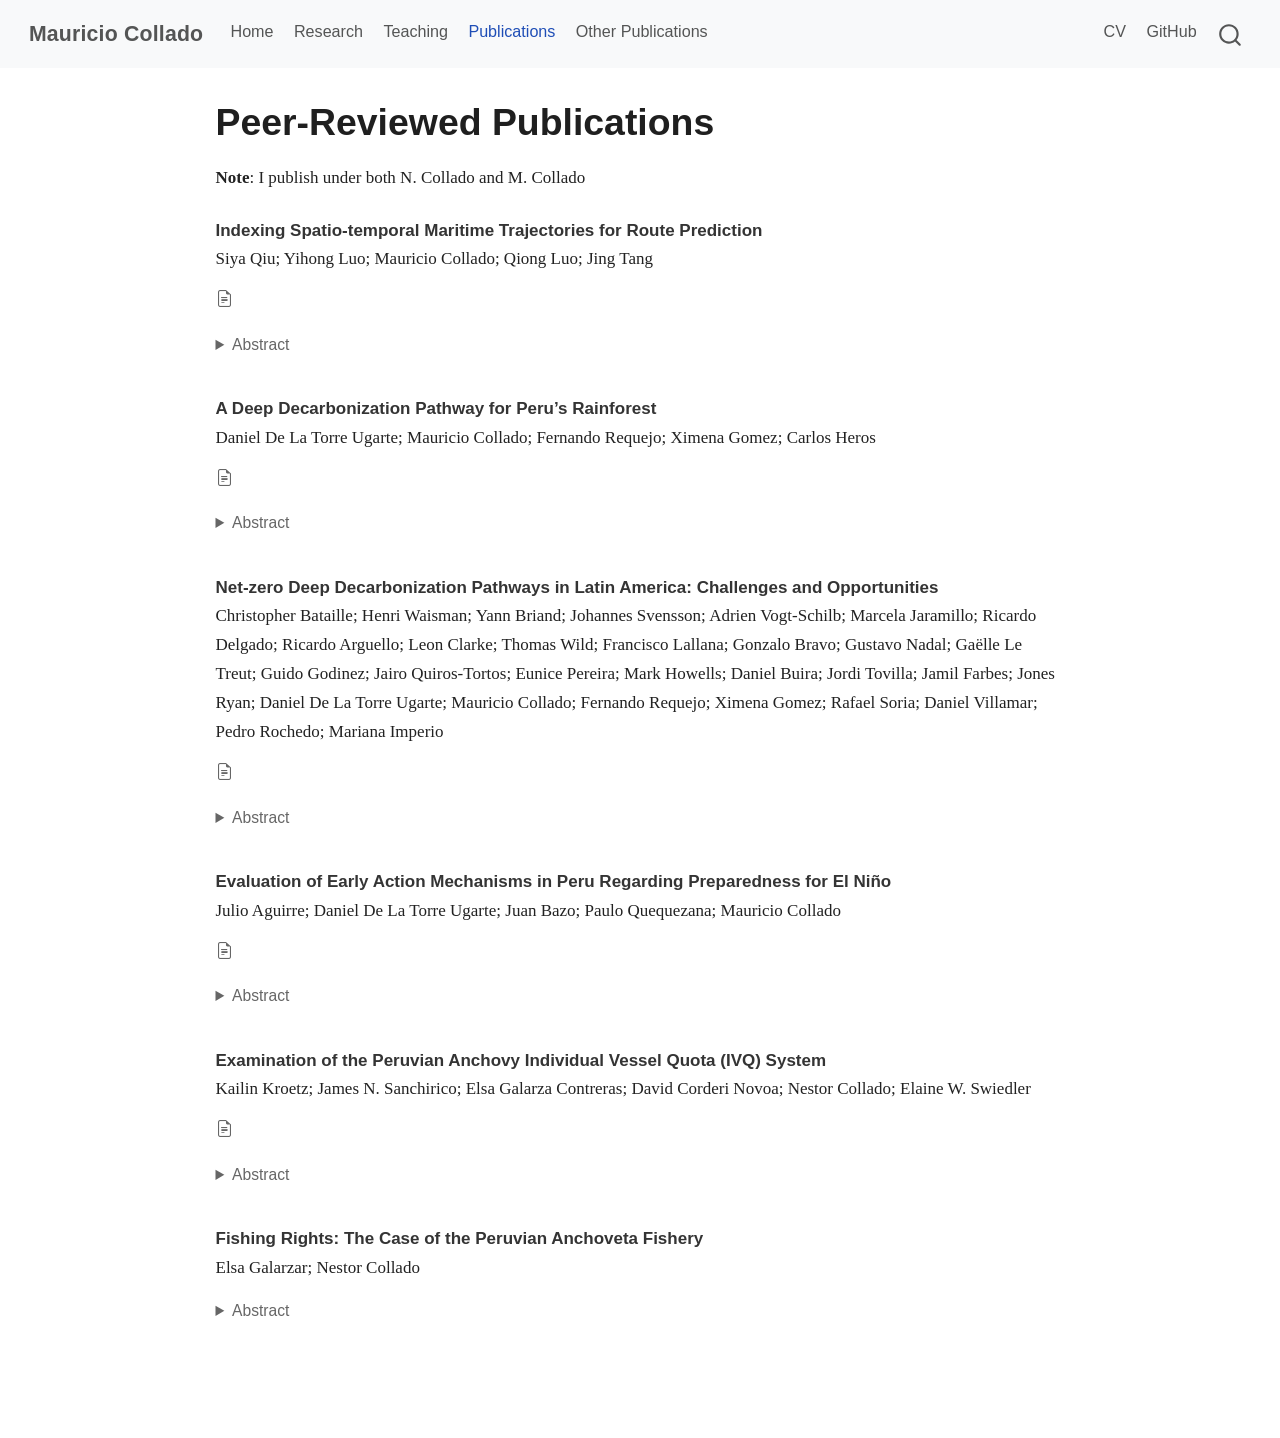
<file: docs/publications.html>
<!DOCTYPE html>
<html xmlns="http://www.w3.org/1999/xhtml" lang="en" xml:lang="en"><head>

<meta charset="utf-8">
<meta name="generator" content="quarto-1.9.38">

<meta name="viewport" content="width=device-width, initial-scale=1.0, user-scalable=yes">


<title>Peer-Reviewed Publications – Mauricio Collado</title>
<style>
/* Default styles provided by pandoc.
** See https://pandoc.org/MANUAL.html#variables-for-html for config info.
*/
code{white-space: pre-wrap;}
span.smallcaps{font-variant: small-caps;}
div.columns{display: flex; gap: min(4vw, 1.5em);}
div.column{flex: auto; overflow-x: auto;}
div.hanging-indent{margin-left: 1.5em; text-indent: -1.5em;}
ul.task-list{list-style: none;}
ul.task-list li input[type="checkbox"] {
  width: 0.8em;
  margin: 0 0.8em 0.2em -1em; /* quarto-specific, see https://github.com/quarto-dev/quarto-cli/issues/4556 */ 
  vertical-align: middle;
}
</style>


<script src="site_libs/quarto-nav/quarto-nav.js"></script>
<script src="site_libs/quarto-nav/headroom.min.js"></script>
<script src="site_libs/clipboard/clipboard.min.js"></script>
<script src="site_libs/quarto-search/autocomplete.umd.js"></script>
<script src="site_libs/quarto-search/fuse.min.js"></script>
<script src="site_libs/quarto-search/quarto-search.js"></script>
<meta name="quarto:offset" content="./">
<script src="site_libs/quarto-html/quarto.js" type="module"></script>
<script src="site_libs/quarto-html/tabsets/tabsets.js" type="module"></script>
<script src="site_libs/quarto-html/popper.min.js"></script>
<script src="site_libs/quarto-html/tippy.umd.min.js"></script>
<script src="site_libs/quarto-html/anchor.min.js"></script>
<link href="site_libs/quarto-html/tippy.css" rel="stylesheet">
<link href="site_libs/quarto-html/quarto-syntax-highlighting-15634bcf2e68342d4ad2dfa704d543f6.css" rel="stylesheet" id="quarto-text-highlighting-styles">
<script src="site_libs/bootstrap/bootstrap.min.js"></script>
<link href="site_libs/bootstrap/bootstrap-icons.css" rel="stylesheet">
<link href="site_libs/bootstrap/bootstrap-a0f9fd0d421825b736dc1bbcbcba2219.min.css" rel="stylesheet" append-hash="true" id="quarto-bootstrap" data-mode="light">
<script id="quarto-search-options" type="application/json">{
  "location": "navbar",
  "copy-button": false,
  "collapse-after": 3,
  "panel-placement": "end",
  "type": "overlay",
  "limit": 50,
  "keyboard-shortcut": [
    "f",
    "/",
    "s"
  ],
  "show-item-context": false,
  "language": {
    "search-no-results-text": "No results",
    "search-matching-documents-text": "matching documents",
    "search-copy-link-title": "Copy link to search",
    "search-hide-matches-text": "Hide additional matches",
    "search-more-match-text": "more match in this document",
    "search-more-matches-text": "more matches in this document",
    "search-clear-button-title": "Clear",
    "search-text-placeholder": "",
    "search-detached-cancel-button-title": "Cancel",
    "search-submit-button-title": "Submit",
    "search-label": "Search"
  }
}</script>
<link rel="stylesheet" href="https://cdn.jsdelivr.net/npm/bootstrap-icons@1.11.3/font/bootstrap-icons.min.css">


<link rel="stylesheet" href="styles.css">
</head>

<body class="nav-fixed quarto-light">

<div id="quarto-search-results"></div>
  <header id="quarto-header" class="headroom fixed-top">
    <nav class="navbar navbar-expand-lg " data-bs-theme="dark">
      <div class="navbar-container container-fluid">
      <div class="navbar-brand-container mx-auto">
    <a class="navbar-brand" href="./index.html">
    <span class="navbar-title">Mauricio Collado</span>
    </a>
  </div>
            <div id="quarto-search" class="" title="Search"></div>
          <button class="navbar-toggler" type="button" data-bs-toggle="collapse" data-bs-target="#navbarCollapse" aria-controls="navbarCollapse" role="menu" aria-expanded="false" aria-label="Toggle navigation" onclick="if (window.quartoToggleHeadroom) { window.quartoToggleHeadroom(); }">
  <span class="navbar-toggler-icon"></span>
</button>
          <div class="collapse navbar-collapse" id="navbarCollapse">
            <ul class="navbar-nav navbar-nav-scroll me-auto">
  <li class="nav-item">
    <a class="nav-link" href="./index.html"> 
<span class="menu-text">Home</span></a>
  </li>  
  <li class="nav-item">
    <a class="nav-link" href="./research.html"> 
<span class="menu-text">Research</span></a>
  </li>  
  <li class="nav-item">
    <a class="nav-link" href="./teaching.html"> 
<span class="menu-text">Teaching</span></a>
  </li>  
  <li class="nav-item">
    <a class="nav-link active" href="./publications.html" aria-current="page"> 
<span class="menu-text">Publications</span></a>
  </li>  
  <li class="nav-item">
    <a class="nav-link" href="./otherpublications.html"> 
<span class="menu-text">Other Publications</span></a>
  </li>  
</ul>
            <ul class="navbar-nav navbar-nav-scroll ms-auto">
  <li class="nav-item">
    <a class="nav-link" href="./cv.html"> 
<span class="menu-text">CV</span></a>
  </li>  
  <li class="nav-item">
    <a class="nav-link" href="https://github.com/MauricioCollado"> 
<span class="menu-text">GitHub</span></a>
  </li>  
</ul>
          </div> <!-- /navcollapse -->
            <div class="quarto-navbar-tools">
</div>
      </div> <!-- /container-fluid -->
    </nav>
</header>
<!-- content -->
<div id="quarto-content" class="quarto-container page-columns page-rows-contents page-layout-full page-navbar">
<!-- sidebar -->
<!-- margin-sidebar -->
    
<!-- main -->
<main class="content column-page" id="quarto-document-content">

<header id="title-block-header" class="quarto-title-block default">
<div class="quarto-title">
<h1 class="title">Peer-Reviewed Publications</h1>
</div>



<div class="quarto-title-meta column-page">

    
  
    
  </div>
  


</header>


<div class="pub-page">
<p><strong>Note</strong>: I publish under both N. Collado and M. Collado</p>
<section id="indexing-spatio-temporal-maritime-trajectories-for-route-prediction" class="level3">
<h3 class="anchored" data-anchor-id="indexing-spatio-temporal-maritime-trajectories-for-route-prediction">Indexing Spatio-temporal Maritime Trajectories for Route Prediction</h3>
<p>Siya Qiu; Yihong Luo; Mauricio Collado; Qiong Luo; Jing Tang</p>
<div class="pub-links">
<p><a href="https://ieeexplore.ieee.org/abstract/document/11370441" aria-label="Paper" title="Paper"> <i class="bi bi-file-earmark-text"></i> </a></p>
</div>
<details>
<summary>
Abstract
</summary>
<p>Maritime trajectory modeling is crucial for ensuring the safety and efficiency of maritime transportation. However, the unique challenges of the open ocean, such as the lack of a pre-determined road network and infrequent vessel interactions, render traditional land-based route prediction systems inadequate. To overcome these obstacles, we present ST-Shape, a spatio-temporal trajectory indexing method designed to swiftly retrieve pertinent historical maritime trajectories, thereby facilitating long-term trajectory prediction. ST-Shape approximates trajectories using two-dimensional polygons and constructs the index with shape indices, thus preserving the spatio-temporal properties of each trajectory. Concurrently, we introduce a straightforward yet robust model that harnesses this indexed data to predict vessel movements. To underpin our research, we have curated a comprehensive maritime trajectory dataset from the Atlantic and Pacific Oceans, classified according to diverse navigational scenarios. Our endeavor serves as a foundational step towards expedited spatio-temporal trajectory retrieval for maritime trajectory prediction, marking a significant stride in enhancing maritime safety and navigational efficiency.</p>
</details>
</section>
<section id="a-deep-decarbonization-pathway-for-perus-rainforest" class="level3">
<h3 class="anchored" data-anchor-id="a-deep-decarbonization-pathway-for-perus-rainforest">A Deep Decarbonization Pathway for Peru’s Rainforest</h3>
<p>Daniel De La Torre Ugarte; Mauricio Collado; Fernando Requejo; Ximena Gomez; Carlos Heros</p>
<div class="pub-links">
<p><a href="https://www.sciencedirect.com/science/article/pii/S2211467X21000614" aria-label="Paper" title="Paper"> <i class="bi bi-file-earmark-text"></i> </a></p>
</div>
<details>
<summary>
Abstract
</summary>
<p>Peru holds an important portion of the South American rainforest. An average deforestation rate of 145,000 hectares per year makes it the largest source of greenhouse gas emissions. Based on the drivers of deforestation, this paper proposes a deep decarbonization pathway through the year 2050 with the purpose of taking the country closer to achieving the net-zero emissions goal. The impacts of the pathway are estimated using POLYSYS-Peru, an equilibrium displacement model for the integrated analysis of land-use changes and agriculture. The results indicate that the proposed pathway, by preventing the deforestation of 4 million hectares of primary forests, would reduce greenhouse gas emissions substantially relative to business as usual and beyond the Nationally Determined Contributions.</p>
</details>
</section>
<section id="net-zero-deep-decarbonization-pathways-in-latin-america-challenges-and-opportunities" class="level3">
<h3 class="anchored" data-anchor-id="net-zero-deep-decarbonization-pathways-in-latin-america-challenges-and-opportunities">Net-zero Deep Decarbonization Pathways in Latin America: Challenges and Opportunities</h3>
<p>Christopher Bataille; Henri Waisman; Yann Briand; Johannes Svensson; Adrien Vogt-Schilb; Marcela Jaramillo; Ricardo Delgado; Ricardo Arguello; Leon Clarke; Thomas Wild; Francisco Lallana; Gonzalo Bravo; Gustavo Nadal; Gaëlle Le Treut; Guido Godinez; Jairo Quiros-Tortos; Eunice Pereira; Mark Howells; Daniel Buira; Jordi Tovilla; Jamil Farbes; Jones Ryan; Daniel De La Torre Ugarte; Mauricio Collado; Fernando Requejo; Ximena Gomez; Rafael Soria; Daniel Villamar; Pedro Rochedo; Mariana Imperio</p>
<div class="pub-links">
<p><a href="https://www.sciencedirect.com/science/article/pii/S2211467X20300638" aria-label="Paper" title="Paper"> <i class="bi bi-file-earmark-text"></i> </a></p>
</div>
<details>
<summary>
Abstract
</summary>
<p>This synthesis paper presents the objectives, approach, and cross-cutting results of the Latin American Deep Decarbonization Pathways project. It synthesizes and compares detailed national and sectoral pathways to 2050 compatible with the Paris Agreement objectives and domestic development priorities in Argentina, Colombia, Costa Rica, Ecuador, Mexico, and Peru. It derives insights for the design of domestic policy packages and identifies priorities for international cooperation.</p>
</details>
</section>
<section id="evaluation-of-early-action-mechanisms-in-peru-regarding-preparedness-for-el-niño" class="level3">
<h3 class="anchored" data-anchor-id="evaluation-of-early-action-mechanisms-in-peru-regarding-preparedness-for-el-niño">Evaluation of Early Action Mechanisms in Peru Regarding Preparedness for El Niño</h3>
<p>Julio Aguirre; Daniel De La Torre Ugarte; Juan Bazo; Paulo Quequezana; Mauricio Collado</p>
<div class="pub-links">
<p><a href="https://link.springer.com/article/10.1007/s13753-019-00245-x" aria-label="Paper" title="Paper"> <i class="bi bi-file-earmark-text"></i> </a></p>
</div>
<details>
<summary>
Abstract
</summary>
<p>This article provides an impact evaluation of an intervention in Peru regarding preparedness for El Niño impacts in Picsi District of Chiclayo Province in Peru’s northwestern coastal Lambayeque region. The intervention involved the provision of special kits that reduce potential damage to homes as a consequence of rainfall and floods associated with an El Niño-Southern Oscillation event. Using propensity score matching techniques, the study finds a positive impact of the program in mitigating house damage.</p>
</details>
</section>
<section id="examination-of-the-peruvian-anchovy-individual-vessel-quota-ivq-system" class="level3">
<h3 class="anchored" data-anchor-id="examination-of-the-peruvian-anchovy-individual-vessel-quota-ivq-system">Examination of the Peruvian Anchovy Individual Vessel Quota (IVQ) System</h3>
<p>Kailin Kroetz; James N. Sanchirico; Elsa Galarza Contreras; David Corderi Novoa; Nestor Collado; Elaine W. Swiedler</p>
<div class="pub-links">
<p><a href="https://www.sciencedirect.com/science/article/pii/S0308597X17308539" aria-label="Paper" title="Paper"> <i class="bi bi-file-earmark-text"></i> </a></p>
</div>
<details>
<summary>
Abstract
</summary>
<p>This paper examines changes following the implementation of a catch share system in the Peruvian anchovy fishery, the world’s largest commercial fishery by volume. After implementation of the IVQ management system, there was a shift toward higher value product, more fishing days, fleet consolidation over time, and higher variable harvesting profit.</p>
</details>
</section>
<section id="fishing-rights-the-case-of-the-peruvian-anchoveta-fishery" class="level3">
<h3 class="anchored" data-anchor-id="fishing-rights-the-case-of-the-peruvian-anchoveta-fishery">Fishing Rights: The Case of the Peruvian Anchoveta Fishery</h3>
<p>Elsa Galarzar; Nestor Collado</p>
<details>
<summary>
Abstract
</summary>
<p>The implementation in 2009 of maximum catch limits per vessel in the industrial anchoveta fishery engendered a series of changes in fisheries management. This research estimates resource rent for the industrial anchoveta fishery for 2011, compares effort under open access and the quota regime, and discusses the current payment for fishing rights along with private sector contributions.</p>
</details>
</section>
</div>



</main> <!-- /main -->
<script id="quarto-html-after-body" type="application/javascript">
  window.document.addEventListener("DOMContentLoaded", function (event) {
    const icon = "";
    const anchorJS = new window.AnchorJS();
    anchorJS.options = {
      placement: 'right',
      icon: icon
    };
    anchorJS.add('.anchored');
    const isCodeAnnotation = (el) => {
      for (const clz of el.classList) {
        if (clz.startsWith('code-annotation-')) {                     
          return true;
        }
      }
      return false;
    }
    const onCopySuccess = function(e) {
      // button target
      const button = e.trigger;
      // don't keep focus
      button.blur();
      // flash "checked"
      button.classList.add('code-copy-button-checked');
      var currentTitle = button.getAttribute("title");
      button.setAttribute("title", "Copied!");
      let tooltip;
      if (window.bootstrap) {
        button.setAttribute("data-bs-toggle", "tooltip");
        button.setAttribute("data-bs-placement", "left");
        button.setAttribute("data-bs-title", "Copied!");
        tooltip = new bootstrap.Tooltip(button, 
          { trigger: "manual", 
            customClass: "code-copy-button-tooltip",
            offset: [0, -8]});
        tooltip.show();    
      }
      setTimeout(function() {
        if (tooltip) {
          tooltip.hide();
          button.removeAttribute("data-bs-title");
          button.removeAttribute("data-bs-toggle");
          button.removeAttribute("data-bs-placement");
        }
        button.setAttribute("title", currentTitle);
        button.classList.remove('code-copy-button-checked');
      }, 1000);
      // clear code selection
      e.clearSelection();
    }
    const getTextToCopy = function(trigger) {
      const outerScaffold = trigger.parentElement.cloneNode(true);
      const codeEl = outerScaffold.querySelector('code');
      for (const childEl of codeEl.children) {
        if (isCodeAnnotation(childEl)) {
          childEl.remove();
        }
      }
      return codeEl.innerText;
    }
    const clipboard = new window.ClipboardJS('.code-copy-button:not([data-in-quarto-modal])', {
      text: getTextToCopy
    });
    clipboard.on('success', onCopySuccess);
    if (window.document.getElementById('quarto-embedded-source-code-modal')) {
      const clipboardModal = new window.ClipboardJS('.code-copy-button[data-in-quarto-modal]', {
        text: getTextToCopy,
        container: window.document.getElementById('quarto-embedded-source-code-modal')
      });
      clipboardModal.on('success', onCopySuccess);
    }
      var localhostRegex = new RegExp(/^(?:http|https):\/\/localhost\:?[0-9]*\//);
      var mailtoRegex = new RegExp(/^mailto:/);
        var filterRegex = new RegExp('/' + window.location.host + '/');
      var isInternal = (href) => {
          return filterRegex.test(href) || localhostRegex.test(href) || mailtoRegex.test(href);
      }
      // Inspect non-navigation links and adorn them if external
     var links = window.document.querySelectorAll('a[href]:not(.nav-link):not(.navbar-brand):not(.toc-action):not(.sidebar-link):not(.sidebar-item-toggle):not(.pagination-link):not(.no-external):not([aria-hidden]):not(.dropdown-item):not(.quarto-navigation-tool):not(.about-link)');
      for (var i=0; i<links.length; i++) {
        const link = links[i];
        if (!isInternal(link.href)) {
          // undo the damage that might have been done by quarto-nav.js in the case of
          // links that we want to consider external
          if (link.dataset.originalHref !== undefined) {
            link.href = link.dataset.originalHref;
          }
        }
      }
    function tippyHover(el, contentFn, onTriggerFn, onUntriggerFn) {
      const config = {
        allowHTML: true,
        maxWidth: 500,
        delay: 100,
        arrow: false,
        appendTo: function(el) {
            return el.parentElement;
        },
        interactive: true,
        interactiveBorder: 10,
        theme: 'quarto',
        placement: 'bottom-start',
      };
      if (contentFn) {
        config.content = contentFn;
      }
      if (onTriggerFn) {
        config.onTrigger = onTriggerFn;
      }
      if (onUntriggerFn) {
        config.onUntrigger = onUntriggerFn;
      }
      window.tippy(el, config); 
    }
    const noterefs = window.document.querySelectorAll('a[role="doc-noteref"]');
    for (var i=0; i<noterefs.length; i++) {
      const ref = noterefs[i];
      tippyHover(ref, function() {
        // use id or data attribute instead here
        let href = ref.getAttribute('data-footnote-href') || ref.getAttribute('href');
        try { href = new URL(href).hash; } catch {}
        const id = href.replace(/^#\/?/, "");
        const note = window.document.getElementById(id);
        if (note) {
          return note.innerHTML;
        } else {
          return "";
        }
      });
    }
    const xrefs = window.document.querySelectorAll('a.quarto-xref');
    const processXRef = (id, note) => {
      // Strip column container classes
      const stripColumnClz = (el) => {
        el.classList.remove("page-full", "page-columns");
        if (el.children) {
          for (const child of el.children) {
            stripColumnClz(child);
          }
        }
      }
      stripColumnClz(note)
      if (id === null || id.startsWith('sec-')) {
        // Special case sections, only their first couple elements
        const container = document.createElement("div");
        if (note.children && note.children.length > 2) {
          container.appendChild(note.children[0].cloneNode(true));
          for (let i = 1; i < note.children.length; i++) {
            const child = note.children[i];
            if (child.tagName === "P" && child.innerText === "") {
              continue;
            } else {
              container.appendChild(child.cloneNode(true));
              break;
            }
          }
          if (window.Quarto?.typesetMath) {
            window.Quarto.typesetMath(container);
          }
          return container.innerHTML
        } else {
          if (window.Quarto?.typesetMath) {
            window.Quarto.typesetMath(note);
          }
          return note.innerHTML;
        }
      } else {
        // Remove any anchor links if they are present
        const anchorLink = note.querySelector('a.anchorjs-link');
        if (anchorLink) {
          anchorLink.remove();
        }
        if (window.Quarto?.typesetMath) {
          window.Quarto.typesetMath(note);
        }
        if (note.classList.contains("callout")) {
          return note.outerHTML;
        } else {
          return note.innerHTML;
        }
      }
    }
    for (var i=0; i<xrefs.length; i++) {
      const xref = xrefs[i];
      tippyHover(xref, undefined, function(instance) {
        instance.disable();
        let url = xref.getAttribute('href');
        let hash = undefined; 
        if (url.startsWith('#')) {
          hash = url;
        } else {
          try { hash = new URL(url).hash; } catch {}
        }
        if (hash) {
          const id = hash.replace(/^#\/?/, "");
          const note = window.document.getElementById(id);
          if (note !== null) {
            try {
              const html = processXRef(id, note.cloneNode(true));
              instance.setContent(html);
            } finally {
              instance.enable();
              instance.show();
            }
          } else {
            // See if we can fetch this
            fetch(url.split('#')[0])
            .then(res => res.text())
            .then(html => {
              const parser = new DOMParser();
              const htmlDoc = parser.parseFromString(html, "text/html");
              const note = htmlDoc.getElementById(id);
              if (note !== null) {
                const html = processXRef(id, note);
                instance.setContent(html);
              } 
            }).finally(() => {
              instance.enable();
              instance.show();
            });
          }
        } else {
          // See if we can fetch a full url (with no hash to target)
          // This is a special case and we should probably do some content thinning / targeting
          fetch(url)
          .then(res => res.text())
          .then(html => {
            const parser = new DOMParser();
            const htmlDoc = parser.parseFromString(html, "text/html");
            const note = htmlDoc.querySelector('main.content');
            if (note !== null) {
              // This should only happen for chapter cross references
              // (since there is no id in the URL)
              // remove the first header
              if (note.children.length > 0 && note.children[0].tagName === "HEADER") {
                note.children[0].remove();
              }
              const html = processXRef(null, note);
              instance.setContent(html);
            } 
          }).finally(() => {
            instance.enable();
            instance.show();
          });
        }
      }, function(instance) {
      });
    }
        let selectedAnnoteEl;
        const selectorForAnnotation = ( cell, annotation) => {
          let cellAttr = 'data-code-cell="' + cell + '"';
          let lineAttr = 'data-code-annotation="' +  annotation + '"';
          const selector = 'span[' + cellAttr + '][' + lineAttr + ']';
          return selector;
        }
        const selectCodeLines = (annoteEl) => {
          const doc = window.document;
          const targetCell = annoteEl.getAttribute("data-target-cell");
          const targetAnnotation = annoteEl.getAttribute("data-target-annotation");
          const annoteSpan = window.document.querySelector(selectorForAnnotation(targetCell, targetAnnotation));
          const lines = annoteSpan.getAttribute("data-code-lines").split(",");
          const lineIds = lines.map((line) => {
            return targetCell + "-" + line;
          })
          let top = null;
          let height = null;
          let parent = null;
          if (lineIds.length > 0) {
              //compute the position of the single el (top and bottom and make a div)
              const el = window.document.getElementById(lineIds[0]);
              top = el.offsetTop;
              height = el.offsetHeight;
              parent = el.parentElement.parentElement;
            if (lineIds.length > 1) {
              const lastEl = window.document.getElementById(lineIds[lineIds.length - 1]);
              const bottom = lastEl.offsetTop + lastEl.offsetHeight;
              height = bottom - top;
            }
            if (top !== null && height !== null && parent !== null) {
              // cook up a div (if necessary) and position it 
              let div = window.document.getElementById("code-annotation-line-highlight");
              if (div === null) {
                div = window.document.createElement("div");
                div.setAttribute("id", "code-annotation-line-highlight");
                div.style.position = 'absolute';
                parent.appendChild(div);
              }
              div.style.top = top - 2 + "px";
              div.style.height = height + 4 + "px";
              div.style.left = 0;
              let gutterDiv = window.document.getElementById("code-annotation-line-highlight-gutter");
              if (gutterDiv === null) {
                gutterDiv = window.document.createElement("div");
                gutterDiv.setAttribute("id", "code-annotation-line-highlight-gutter");
                gutterDiv.style.position = 'absolute';
                const codeCell = window.document.getElementById(targetCell);
                const gutter = codeCell.querySelector('.code-annotation-gutter');
                gutter.appendChild(gutterDiv);
              }
              gutterDiv.style.top = top - 2 + "px";
              gutterDiv.style.height = height + 4 + "px";
            }
            selectedAnnoteEl = annoteEl;
          }
        };
        const unselectCodeLines = () => {
          const elementsIds = ["code-annotation-line-highlight", "code-annotation-line-highlight-gutter"];
          elementsIds.forEach((elId) => {
            const div = window.document.getElementById(elId);
            if (div) {
              div.remove();
            }
          });
          selectedAnnoteEl = undefined;
        };
          // Handle positioning of the toggle
      window.addEventListener(
        "resize",
        throttle(() => {
          elRect = undefined;
          if (selectedAnnoteEl) {
            selectCodeLines(selectedAnnoteEl);
          }
        }, 10)
      );
      function throttle(fn, ms) {
      let throttle = false;
      let timer;
        return (...args) => {
          if(!throttle) { // first call gets through
              fn.apply(this, args);
              throttle = true;
          } else { // all the others get throttled
              if(timer) clearTimeout(timer); // cancel #2
              timer = setTimeout(() => {
                fn.apply(this, args);
                timer = throttle = false;
              }, ms);
          }
        };
      }
        // Attach click handler to the DT
        const annoteDls = window.document.querySelectorAll('dt[data-target-cell]');
        for (const annoteDlNode of annoteDls) {
          annoteDlNode.addEventListener('click', (event) => {
            const clickedEl = event.target;
            if (clickedEl !== selectedAnnoteEl) {
              unselectCodeLines();
              const activeEl = window.document.querySelector('dt[data-target-cell].code-annotation-active');
              if (activeEl) {
                activeEl.classList.remove('code-annotation-active');
              }
              selectCodeLines(clickedEl);
              clickedEl.classList.add('code-annotation-active');
            } else {
              // Unselect the line
              unselectCodeLines();
              clickedEl.classList.remove('code-annotation-active');
            }
          });
        }
    const findCites = (el) => {
      const parentEl = el.parentElement;
      if (parentEl) {
        const cites = parentEl.dataset.cites;
        if (cites) {
          return {
            el,
            cites: cites.split(' ')
          };
        } else {
          return findCites(el.parentElement)
        }
      } else {
        return undefined;
      }
    };
    var bibliorefs = window.document.querySelectorAll('a[role="doc-biblioref"]');
    for (var i=0; i<bibliorefs.length; i++) {
      const ref = bibliorefs[i];
      const citeInfo = findCites(ref);
      if (citeInfo) {
        tippyHover(citeInfo.el, function() {
          var popup = window.document.createElement('div');
          citeInfo.cites.forEach(function(cite) {
            var citeDiv = window.document.createElement('div');
            citeDiv.classList.add('hanging-indent');
            citeDiv.classList.add('csl-entry');
            var biblioDiv = window.document.getElementById('ref-' + cite);
            if (biblioDiv) {
              citeDiv.innerHTML = biblioDiv.innerHTML;
            }
            popup.appendChild(citeDiv);
          });
          return popup.innerHTML;
        });
      }
    }
  });
  </script>
</div> <!-- /content -->




</body></html>
</file>
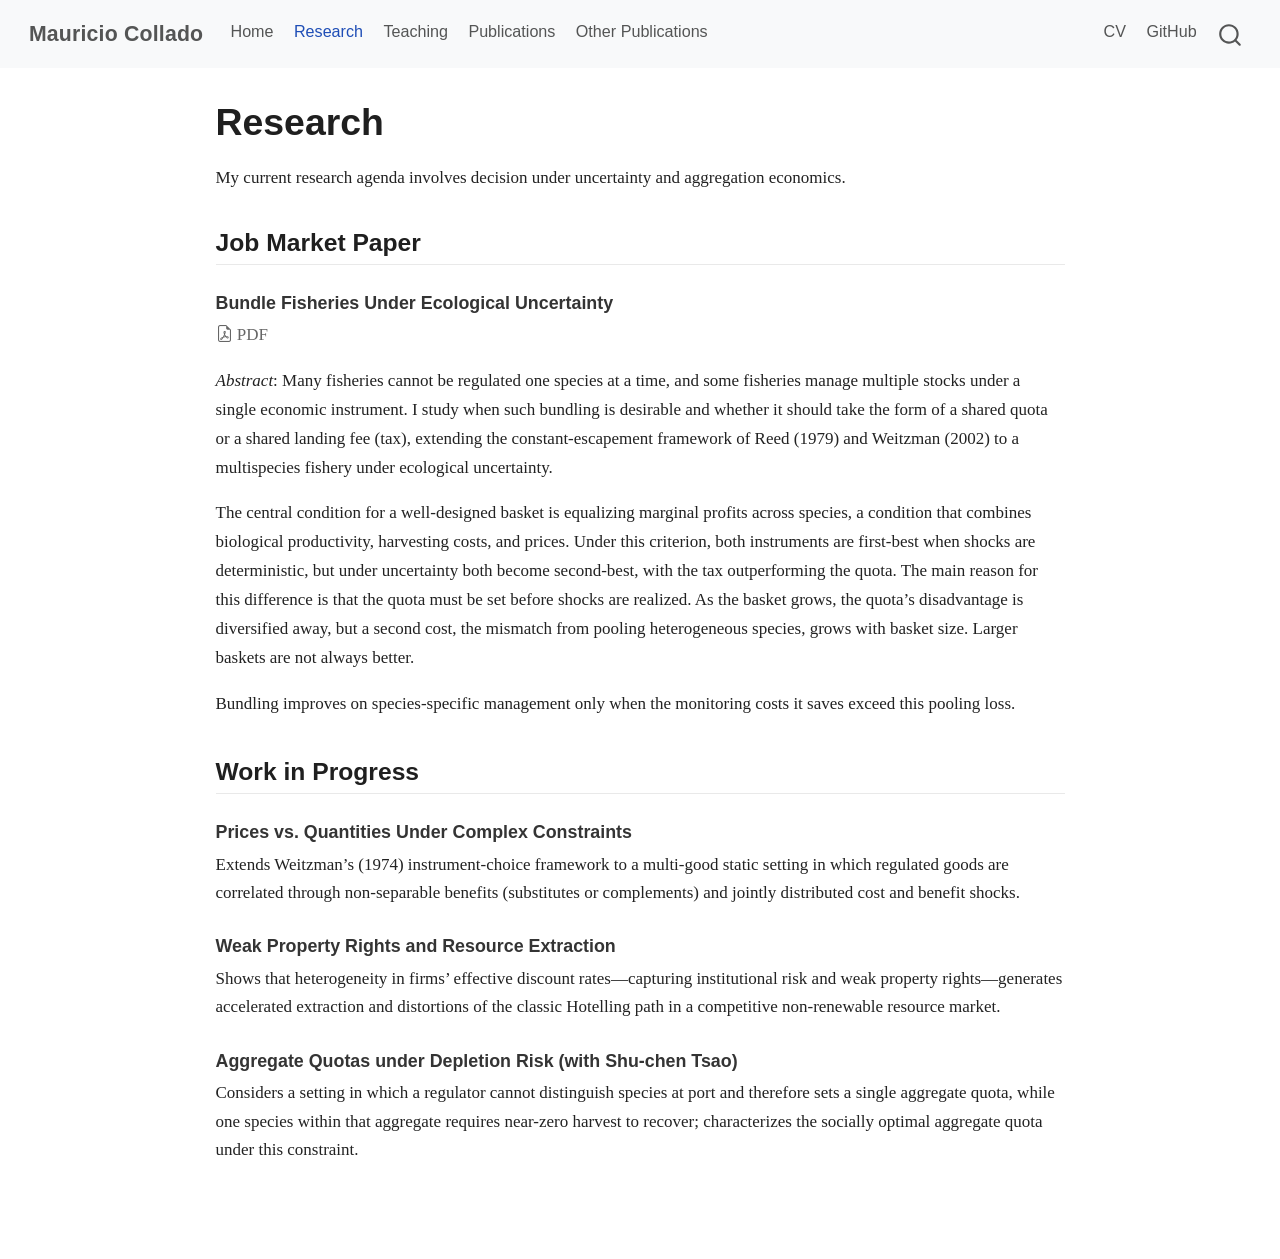
<file: docs/research.html>
<!DOCTYPE html>
<html xmlns="http://www.w3.org/1999/xhtml" lang="en" xml:lang="en"><head>

<meta charset="utf-8">
<meta name="generator" content="quarto-1.9.38">

<meta name="viewport" content="width=device-width, initial-scale=1.0, user-scalable=yes">


<title>Research – Mauricio Collado</title>
<style>
/* Default styles provided by pandoc.
** See https://pandoc.org/MANUAL.html#variables-for-html for config info.
*/
code{white-space: pre-wrap;}
span.smallcaps{font-variant: small-caps;}
div.columns{display: flex; gap: min(4vw, 1.5em);}
div.column{flex: auto; overflow-x: auto;}
div.hanging-indent{margin-left: 1.5em; text-indent: -1.5em;}
ul.task-list{list-style: none;}
ul.task-list li input[type="checkbox"] {
  width: 0.8em;
  margin: 0 0.8em 0.2em -1em; /* quarto-specific, see https://github.com/quarto-dev/quarto-cli/issues/4556 */ 
  vertical-align: middle;
}
</style>


<script src="site_libs/quarto-nav/quarto-nav.js"></script>
<script src="site_libs/quarto-nav/headroom.min.js"></script>
<script src="site_libs/clipboard/clipboard.min.js"></script>
<script src="site_libs/quarto-search/autocomplete.umd.js"></script>
<script src="site_libs/quarto-search/fuse.min.js"></script>
<script src="site_libs/quarto-search/quarto-search.js"></script>
<meta name="quarto:offset" content="./">
<script src="site_libs/quarto-html/quarto.js" type="module"></script>
<script src="site_libs/quarto-html/tabsets/tabsets.js" type="module"></script>
<script src="site_libs/quarto-html/popper.min.js"></script>
<script src="site_libs/quarto-html/tippy.umd.min.js"></script>
<script src="site_libs/quarto-html/anchor.min.js"></script>
<link href="site_libs/quarto-html/tippy.css" rel="stylesheet">
<link href="site_libs/quarto-html/quarto-syntax-highlighting-15634bcf2e68342d4ad2dfa704d543f6.css" rel="stylesheet" id="quarto-text-highlighting-styles">
<script src="site_libs/bootstrap/bootstrap.min.js"></script>
<link href="site_libs/bootstrap/bootstrap-icons.css" rel="stylesheet">
<link href="site_libs/bootstrap/bootstrap-a0f9fd0d421825b736dc1bbcbcba2219.min.css" rel="stylesheet" append-hash="true" id="quarto-bootstrap" data-mode="light">
<script id="quarto-search-options" type="application/json">{
  "location": "navbar",
  "copy-button": false,
  "collapse-after": 3,
  "panel-placement": "end",
  "type": "overlay",
  "limit": 50,
  "keyboard-shortcut": [
    "f",
    "/",
    "s"
  ],
  "show-item-context": false,
  "language": {
    "search-no-results-text": "No results",
    "search-matching-documents-text": "matching documents",
    "search-copy-link-title": "Copy link to search",
    "search-hide-matches-text": "Hide additional matches",
    "search-more-match-text": "more match in this document",
    "search-more-matches-text": "more matches in this document",
    "search-clear-button-title": "Clear",
    "search-text-placeholder": "",
    "search-detached-cancel-button-title": "Cancel",
    "search-submit-button-title": "Submit",
    "search-label": "Search"
  }
}</script>
<link rel="stylesheet" href="https://cdn.jsdelivr.net/npm/bootstrap-icons@1.11.3/font/bootstrap-icons.min.css">


<link rel="stylesheet" href="styles.css">
</head>

<body class="nav-fixed quarto-light">

<div id="quarto-search-results"></div>
  <header id="quarto-header" class="headroom fixed-top">
    <nav class="navbar navbar-expand-lg " data-bs-theme="dark">
      <div class="navbar-container container-fluid">
      <div class="navbar-brand-container mx-auto">
    <a class="navbar-brand" href="./index.html">
    <span class="navbar-title">Mauricio Collado</span>
    </a>
  </div>
            <div id="quarto-search" class="" title="Search"></div>
          <button class="navbar-toggler" type="button" data-bs-toggle="collapse" data-bs-target="#navbarCollapse" aria-controls="navbarCollapse" role="menu" aria-expanded="false" aria-label="Toggle navigation" onclick="if (window.quartoToggleHeadroom) { window.quartoToggleHeadroom(); }">
  <span class="navbar-toggler-icon"></span>
</button>
          <div class="collapse navbar-collapse" id="navbarCollapse">
            <ul class="navbar-nav navbar-nav-scroll me-auto">
  <li class="nav-item">
    <a class="nav-link" href="./index.html"> 
<span class="menu-text">Home</span></a>
  </li>  
  <li class="nav-item">
    <a class="nav-link active" href="./research.html" aria-current="page"> 
<span class="menu-text">Research</span></a>
  </li>  
  <li class="nav-item">
    <a class="nav-link" href="./teaching.html"> 
<span class="menu-text">Teaching</span></a>
  </li>  
  <li class="nav-item">
    <a class="nav-link" href="./publications.html"> 
<span class="menu-text">Publications</span></a>
  </li>  
  <li class="nav-item">
    <a class="nav-link" href="./otherpublications.html"> 
<span class="menu-text">Other Publications</span></a>
  </li>  
</ul>
            <ul class="navbar-nav navbar-nav-scroll ms-auto">
  <li class="nav-item">
    <a class="nav-link" href="./cv.html"> 
<span class="menu-text">CV</span></a>
  </li>  
  <li class="nav-item">
    <a class="nav-link" href="https://github.com/MauricioCollado"> 
<span class="menu-text">GitHub</span></a>
  </li>  
</ul>
          </div> <!-- /navcollapse -->
            <div class="quarto-navbar-tools">
</div>
      </div> <!-- /container-fluid -->
    </nav>
</header>
<!-- content -->
<div id="quarto-content" class="quarto-container page-columns page-rows-contents page-layout-full page-navbar">
<!-- sidebar -->
<!-- margin-sidebar -->
    
<!-- main -->
<main class="content column-page" id="quarto-document-content">

<header id="title-block-header" class="quarto-title-block default">
<div class="quarto-title">
<h1 class="title">Research</h1>
</div>



<div class="quarto-title-meta column-page">

    
  
    
  </div>
  


</header>


<p>My current research agenda involves decision under uncertainty and aggregation economics.</p>
<section id="job-market-paper" class="level2">
<h2 class="anchored" data-anchor-id="job-market-paper">Job Market Paper</h2>
<section id="bundle-fisheries-under-ecological-uncertainty" class="level3">
<h3 class="anchored" data-anchor-id="bundle-fisheries-under-ecological-uncertainty">Bundle Fisheries Under Ecological Uncertainty</h3>
<div class="pub-links">
<p><a href="files/Collado_JMP_Bundle_Fisheries.pdf" aria-label="Download PDF" title="Download PDF"><i class="bi bi-file-earmark-pdf"></i> PDF</a></p>
</div>
<p><em>Abstract</em>: Many fisheries cannot be regulated one species at a time, and some fisheries manage multiple stocks under a single economic instrument. I study when such bundling is desirable and whether it should take the form of a shared quota or a shared landing fee (tax), extending the constant-escapement framework of Reed (1979) and Weitzman (2002) to a multispecies fishery under ecological uncertainty.</p>
<p>The central condition for a well-designed basket is equalizing marginal profits across species, a condition that combines biological productivity, harvesting costs, and prices. Under this criterion, both instruments are first-best when shocks are deterministic, but under uncertainty both become second-best, with the tax outperforming the quota. The main reason for this difference is that the quota must be set before shocks are realized. As the basket grows, the quota’s disadvantage is diversified away, but a second cost, the mismatch from pooling heterogeneous species, grows with basket size. Larger baskets are not always better.</p>
<p>Bundling improves on species-specific management only when the monitoring costs it saves exceed this pooling loss.</p>
</section>
</section>
<section id="work-in-progress" class="level2">
<h2 class="anchored" data-anchor-id="work-in-progress">Work in Progress</h2>
<section id="prices-vs.-quantities-under-complex-constraints" class="level3">
<h3 class="anchored" data-anchor-id="prices-vs.-quantities-under-complex-constraints">Prices vs.&nbsp;Quantities Under Complex Constraints</h3>
<p>Extends Weitzman’s (1974) instrument-choice framework to a multi-good static setting in which regulated goods are correlated through non-separable benefits (substitutes or complements) and jointly distributed cost and benefit shocks.</p>
</section>
<section id="weak-property-rights-and-resource-extraction" class="level3">
<h3 class="anchored" data-anchor-id="weak-property-rights-and-resource-extraction">Weak Property Rights and Resource Extraction</h3>
<p>Shows that heterogeneity in firms’ effective discount rates—capturing institutional risk and weak property rights—generates accelerated extraction and distortions of the classic Hotelling path in a competitive non-renewable resource market.</p>
</section>
<section id="aggregate-quotas-under-depletion-risk-with-shu-chen-tsao" class="level3">
<h3 class="anchored" data-anchor-id="aggregate-quotas-under-depletion-risk-with-shu-chen-tsao">Aggregate Quotas under Depletion Risk (with Shu-chen Tsao)</h3>
<p>Considers a setting in which a regulator cannot distinguish species at port and therefore sets a single aggregate quota, while one species within that aggregate requires near-zero harvest to recover; characterizes the socially optimal aggregate quota under this constraint.</p>


</section>
</section>

</main> <!-- /main -->
<script id="quarto-html-after-body" type="application/javascript">
  window.document.addEventListener("DOMContentLoaded", function (event) {
    const icon = "";
    const anchorJS = new window.AnchorJS();
    anchorJS.options = {
      placement: 'right',
      icon: icon
    };
    anchorJS.add('.anchored');
    const isCodeAnnotation = (el) => {
      for (const clz of el.classList) {
        if (clz.startsWith('code-annotation-')) {                     
          return true;
        }
      }
      return false;
    }
    const onCopySuccess = function(e) {
      // button target
      const button = e.trigger;
      // don't keep focus
      button.blur();
      // flash "checked"
      button.classList.add('code-copy-button-checked');
      var currentTitle = button.getAttribute("title");
      button.setAttribute("title", "Copied!");
      let tooltip;
      if (window.bootstrap) {
        button.setAttribute("data-bs-toggle", "tooltip");
        button.setAttribute("data-bs-placement", "left");
        button.setAttribute("data-bs-title", "Copied!");
        tooltip = new bootstrap.Tooltip(button, 
          { trigger: "manual", 
            customClass: "code-copy-button-tooltip",
            offset: [0, -8]});
        tooltip.show();    
      }
      setTimeout(function() {
        if (tooltip) {
          tooltip.hide();
          button.removeAttribute("data-bs-title");
          button.removeAttribute("data-bs-toggle");
          button.removeAttribute("data-bs-placement");
        }
        button.setAttribute("title", currentTitle);
        button.classList.remove('code-copy-button-checked');
      }, 1000);
      // clear code selection
      e.clearSelection();
    }
    const getTextToCopy = function(trigger) {
      const outerScaffold = trigger.parentElement.cloneNode(true);
      const codeEl = outerScaffold.querySelector('code');
      for (const childEl of codeEl.children) {
        if (isCodeAnnotation(childEl)) {
          childEl.remove();
        }
      }
      return codeEl.innerText;
    }
    const clipboard = new window.ClipboardJS('.code-copy-button:not([data-in-quarto-modal])', {
      text: getTextToCopy
    });
    clipboard.on('success', onCopySuccess);
    if (window.document.getElementById('quarto-embedded-source-code-modal')) {
      const clipboardModal = new window.ClipboardJS('.code-copy-button[data-in-quarto-modal]', {
        text: getTextToCopy,
        container: window.document.getElementById('quarto-embedded-source-code-modal')
      });
      clipboardModal.on('success', onCopySuccess);
    }
      var localhostRegex = new RegExp(/^(?:http|https):\/\/localhost\:?[0-9]*\//);
      var mailtoRegex = new RegExp(/^mailto:/);
        var filterRegex = new RegExp('/' + window.location.host + '/');
      var isInternal = (href) => {
          return filterRegex.test(href) || localhostRegex.test(href) || mailtoRegex.test(href);
      }
      // Inspect non-navigation links and adorn them if external
     var links = window.document.querySelectorAll('a[href]:not(.nav-link):not(.navbar-brand):not(.toc-action):not(.sidebar-link):not(.sidebar-item-toggle):not(.pagination-link):not(.no-external):not([aria-hidden]):not(.dropdown-item):not(.quarto-navigation-tool):not(.about-link)');
      for (var i=0; i<links.length; i++) {
        const link = links[i];
        if (!isInternal(link.href)) {
          // undo the damage that might have been done by quarto-nav.js in the case of
          // links that we want to consider external
          if (link.dataset.originalHref !== undefined) {
            link.href = link.dataset.originalHref;
          }
        }
      }
    function tippyHover(el, contentFn, onTriggerFn, onUntriggerFn) {
      const config = {
        allowHTML: true,
        maxWidth: 500,
        delay: 100,
        arrow: false,
        appendTo: function(el) {
            return el.parentElement;
        },
        interactive: true,
        interactiveBorder: 10,
        theme: 'quarto',
        placement: 'bottom-start',
      };
      if (contentFn) {
        config.content = contentFn;
      }
      if (onTriggerFn) {
        config.onTrigger = onTriggerFn;
      }
      if (onUntriggerFn) {
        config.onUntrigger = onUntriggerFn;
      }
      window.tippy(el, config); 
    }
    const noterefs = window.document.querySelectorAll('a[role="doc-noteref"]');
    for (var i=0; i<noterefs.length; i++) {
      const ref = noterefs[i];
      tippyHover(ref, function() {
        // use id or data attribute instead here
        let href = ref.getAttribute('data-footnote-href') || ref.getAttribute('href');
        try { href = new URL(href).hash; } catch {}
        const id = href.replace(/^#\/?/, "");
        const note = window.document.getElementById(id);
        if (note) {
          return note.innerHTML;
        } else {
          return "";
        }
      });
    }
    const xrefs = window.document.querySelectorAll('a.quarto-xref');
    const processXRef = (id, note) => {
      // Strip column container classes
      const stripColumnClz = (el) => {
        el.classList.remove("page-full", "page-columns");
        if (el.children) {
          for (const child of el.children) {
            stripColumnClz(child);
          }
        }
      }
      stripColumnClz(note)
      if (id === null || id.startsWith('sec-')) {
        // Special case sections, only their first couple elements
        const container = document.createElement("div");
        if (note.children && note.children.length > 2) {
          container.appendChild(note.children[0].cloneNode(true));
          for (let i = 1; i < note.children.length; i++) {
            const child = note.children[i];
            if (child.tagName === "P" && child.innerText === "") {
              continue;
            } else {
              container.appendChild(child.cloneNode(true));
              break;
            }
          }
          if (window.Quarto?.typesetMath) {
            window.Quarto.typesetMath(container);
          }
          return container.innerHTML
        } else {
          if (window.Quarto?.typesetMath) {
            window.Quarto.typesetMath(note);
          }
          return note.innerHTML;
        }
      } else {
        // Remove any anchor links if they are present
        const anchorLink = note.querySelector('a.anchorjs-link');
        if (anchorLink) {
          anchorLink.remove();
        }
        if (window.Quarto?.typesetMath) {
          window.Quarto.typesetMath(note);
        }
        if (note.classList.contains("callout")) {
          return note.outerHTML;
        } else {
          return note.innerHTML;
        }
      }
    }
    for (var i=0; i<xrefs.length; i++) {
      const xref = xrefs[i];
      tippyHover(xref, undefined, function(instance) {
        instance.disable();
        let url = xref.getAttribute('href');
        let hash = undefined; 
        if (url.startsWith('#')) {
          hash = url;
        } else {
          try { hash = new URL(url).hash; } catch {}
        }
        if (hash) {
          const id = hash.replace(/^#\/?/, "");
          const note = window.document.getElementById(id);
          if (note !== null) {
            try {
              const html = processXRef(id, note.cloneNode(true));
              instance.setContent(html);
            } finally {
              instance.enable();
              instance.show();
            }
          } else {
            // See if we can fetch this
            fetch(url.split('#')[0])
            .then(res => res.text())
            .then(html => {
              const parser = new DOMParser();
              const htmlDoc = parser.parseFromString(html, "text/html");
              const note = htmlDoc.getElementById(id);
              if (note !== null) {
                const html = processXRef(id, note);
                instance.setContent(html);
              } 
            }).finally(() => {
              instance.enable();
              instance.show();
            });
          }
        } else {
          // See if we can fetch a full url (with no hash to target)
          // This is a special case and we should probably do some content thinning / targeting
          fetch(url)
          .then(res => res.text())
          .then(html => {
            const parser = new DOMParser();
            const htmlDoc = parser.parseFromString(html, "text/html");
            const note = htmlDoc.querySelector('main.content');
            if (note !== null) {
              // This should only happen for chapter cross references
              // (since there is no id in the URL)
              // remove the first header
              if (note.children.length > 0 && note.children[0].tagName === "HEADER") {
                note.children[0].remove();
              }
              const html = processXRef(null, note);
              instance.setContent(html);
            } 
          }).finally(() => {
            instance.enable();
            instance.show();
          });
        }
      }, function(instance) {
      });
    }
        let selectedAnnoteEl;
        const selectorForAnnotation = ( cell, annotation) => {
          let cellAttr = 'data-code-cell="' + cell + '"';
          let lineAttr = 'data-code-annotation="' +  annotation + '"';
          const selector = 'span[' + cellAttr + '][' + lineAttr + ']';
          return selector;
        }
        const selectCodeLines = (annoteEl) => {
          const doc = window.document;
          const targetCell = annoteEl.getAttribute("data-target-cell");
          const targetAnnotation = annoteEl.getAttribute("data-target-annotation");
          const annoteSpan = window.document.querySelector(selectorForAnnotation(targetCell, targetAnnotation));
          const lines = annoteSpan.getAttribute("data-code-lines").split(",");
          const lineIds = lines.map((line) => {
            return targetCell + "-" + line;
          })
          let top = null;
          let height = null;
          let parent = null;
          if (lineIds.length > 0) {
              //compute the position of the single el (top and bottom and make a div)
              const el = window.document.getElementById(lineIds[0]);
              top = el.offsetTop;
              height = el.offsetHeight;
              parent = el.parentElement.parentElement;
            if (lineIds.length > 1) {
              const lastEl = window.document.getElementById(lineIds[lineIds.length - 1]);
              const bottom = lastEl.offsetTop + lastEl.offsetHeight;
              height = bottom - top;
            }
            if (top !== null && height !== null && parent !== null) {
              // cook up a div (if necessary) and position it 
              let div = window.document.getElementById("code-annotation-line-highlight");
              if (div === null) {
                div = window.document.createElement("div");
                div.setAttribute("id", "code-annotation-line-highlight");
                div.style.position = 'absolute';
                parent.appendChild(div);
              }
              div.style.top = top - 2 + "px";
              div.style.height = height + 4 + "px";
              div.style.left = 0;
              let gutterDiv = window.document.getElementById("code-annotation-line-highlight-gutter");
              if (gutterDiv === null) {
                gutterDiv = window.document.createElement("div");
                gutterDiv.setAttribute("id", "code-annotation-line-highlight-gutter");
                gutterDiv.style.position = 'absolute';
                const codeCell = window.document.getElementById(targetCell);
                const gutter = codeCell.querySelector('.code-annotation-gutter');
                gutter.appendChild(gutterDiv);
              }
              gutterDiv.style.top = top - 2 + "px";
              gutterDiv.style.height = height + 4 + "px";
            }
            selectedAnnoteEl = annoteEl;
          }
        };
        const unselectCodeLines = () => {
          const elementsIds = ["code-annotation-line-highlight", "code-annotation-line-highlight-gutter"];
          elementsIds.forEach((elId) => {
            const div = window.document.getElementById(elId);
            if (div) {
              div.remove();
            }
          });
          selectedAnnoteEl = undefined;
        };
          // Handle positioning of the toggle
      window.addEventListener(
        "resize",
        throttle(() => {
          elRect = undefined;
          if (selectedAnnoteEl) {
            selectCodeLines(selectedAnnoteEl);
          }
        }, 10)
      );
      function throttle(fn, ms) {
      let throttle = false;
      let timer;
        return (...args) => {
          if(!throttle) { // first call gets through
              fn.apply(this, args);
              throttle = true;
          } else { // all the others get throttled
              if(timer) clearTimeout(timer); // cancel #2
              timer = setTimeout(() => {
                fn.apply(this, args);
                timer = throttle = false;
              }, ms);
          }
        };
      }
        // Attach click handler to the DT
        const annoteDls = window.document.querySelectorAll('dt[data-target-cell]');
        for (const annoteDlNode of annoteDls) {
          annoteDlNode.addEventListener('click', (event) => {
            const clickedEl = event.target;
            if (clickedEl !== selectedAnnoteEl) {
              unselectCodeLines();
              const activeEl = window.document.querySelector('dt[data-target-cell].code-annotation-active');
              if (activeEl) {
                activeEl.classList.remove('code-annotation-active');
              }
              selectCodeLines(clickedEl);
              clickedEl.classList.add('code-annotation-active');
            } else {
              // Unselect the line
              unselectCodeLines();
              clickedEl.classList.remove('code-annotation-active');
            }
          });
        }
    const findCites = (el) => {
      const parentEl = el.parentElement;
      if (parentEl) {
        const cites = parentEl.dataset.cites;
        if (cites) {
          return {
            el,
            cites: cites.split(' ')
          };
        } else {
          return findCites(el.parentElement)
        }
      } else {
        return undefined;
      }
    };
    var bibliorefs = window.document.querySelectorAll('a[role="doc-biblioref"]');
    for (var i=0; i<bibliorefs.length; i++) {
      const ref = bibliorefs[i];
      const citeInfo = findCites(ref);
      if (citeInfo) {
        tippyHover(citeInfo.el, function() {
          var popup = window.document.createElement('div');
          citeInfo.cites.forEach(function(cite) {
            var citeDiv = window.document.createElement('div');
            citeDiv.classList.add('hanging-indent');
            citeDiv.classList.add('csl-entry');
            var biblioDiv = window.document.getElementById('ref-' + cite);
            if (biblioDiv) {
              citeDiv.innerHTML = biblioDiv.innerHTML;
            }
            popup.appendChild(citeDiv);
          });
          return popup.innerHTML;
        });
      }
    }
  });
  </script>
</div> <!-- /content -->




</body></html>
</file>
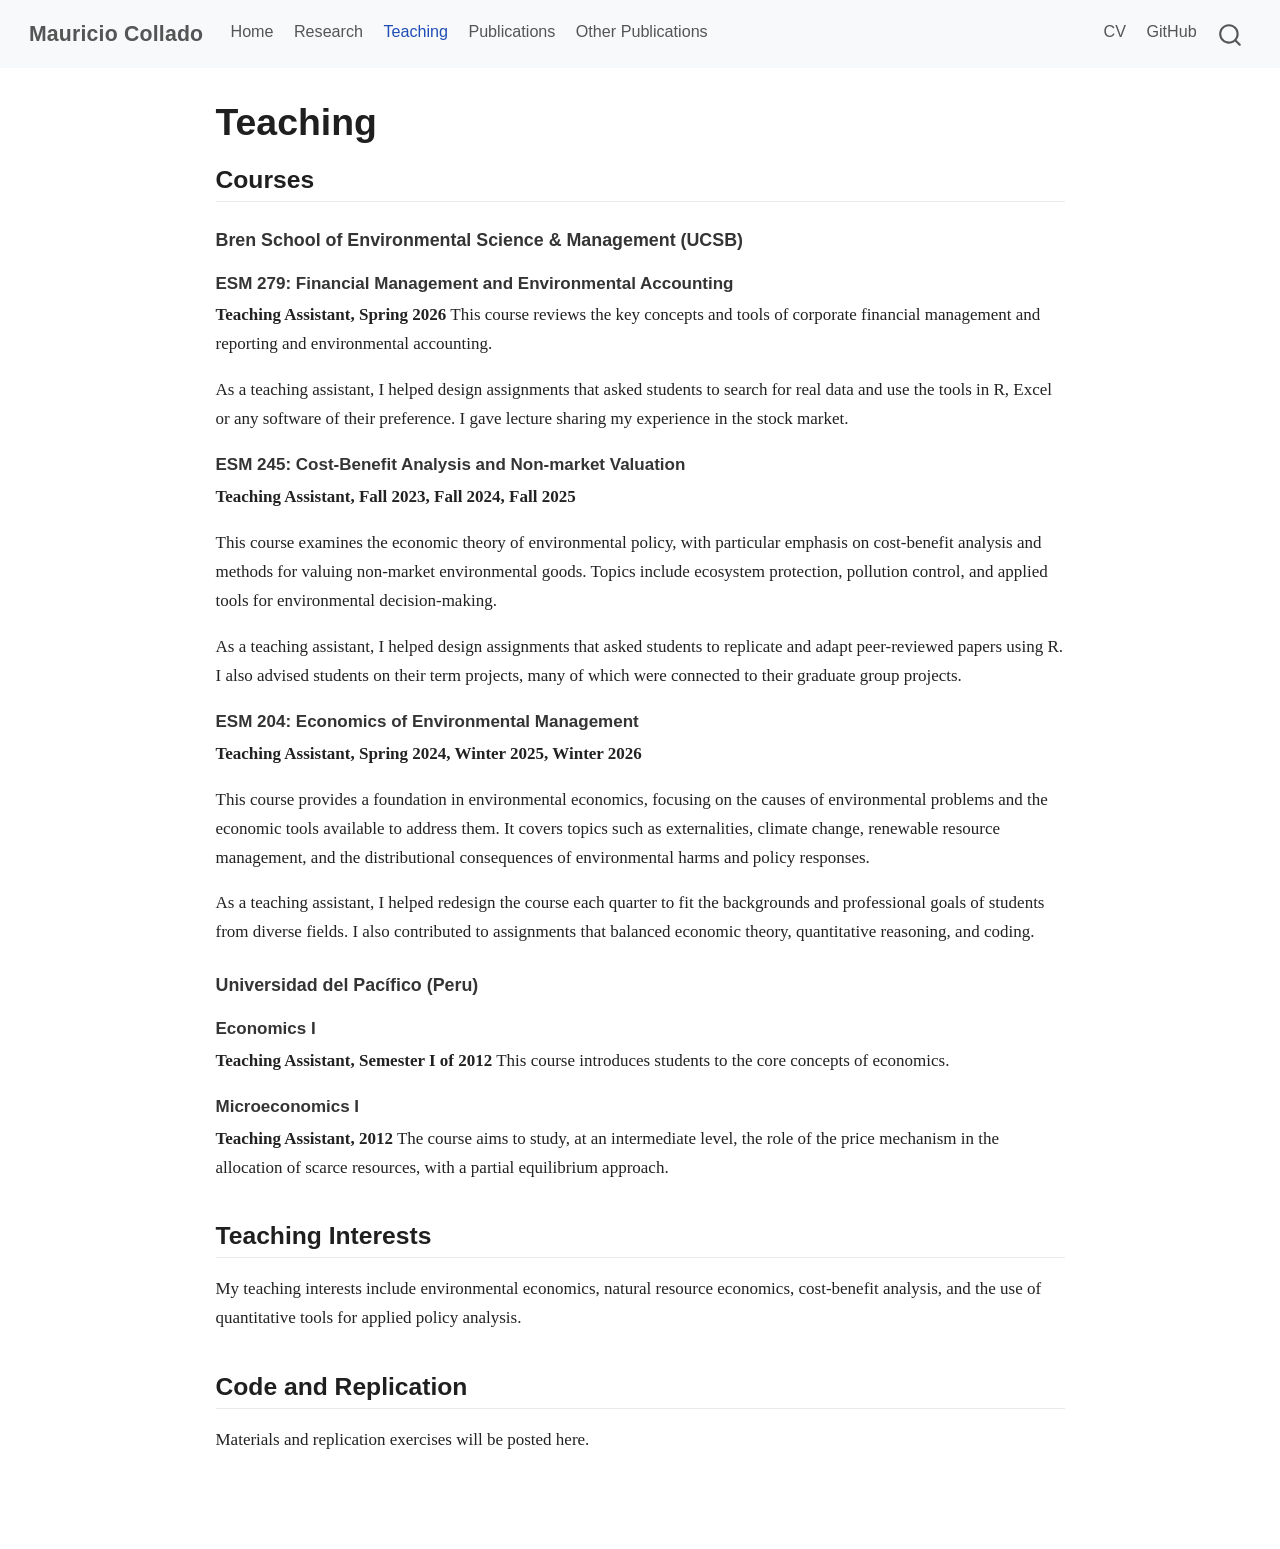
<file: docs/teaching.html>
<!DOCTYPE html>
<html xmlns="http://www.w3.org/1999/xhtml" lang="en" xml:lang="en"><head>

<meta charset="utf-8">
<meta name="generator" content="quarto-1.9.38">

<meta name="viewport" content="width=device-width, initial-scale=1.0, user-scalable=yes">


<title>Teaching – Mauricio Collado</title>
<style>
/* Default styles provided by pandoc.
** See https://pandoc.org/MANUAL.html#variables-for-html for config info.
*/
code{white-space: pre-wrap;}
span.smallcaps{font-variant: small-caps;}
div.columns{display: flex; gap: min(4vw, 1.5em);}
div.column{flex: auto; overflow-x: auto;}
div.hanging-indent{margin-left: 1.5em; text-indent: -1.5em;}
ul.task-list{list-style: none;}
ul.task-list li input[type="checkbox"] {
  width: 0.8em;
  margin: 0 0.8em 0.2em -1em; /* quarto-specific, see https://github.com/quarto-dev/quarto-cli/issues/4556 */ 
  vertical-align: middle;
}
</style>


<script src="site_libs/quarto-nav/quarto-nav.js"></script>
<script src="site_libs/quarto-nav/headroom.min.js"></script>
<script src="site_libs/clipboard/clipboard.min.js"></script>
<script src="site_libs/quarto-search/autocomplete.umd.js"></script>
<script src="site_libs/quarto-search/fuse.min.js"></script>
<script src="site_libs/quarto-search/quarto-search.js"></script>
<meta name="quarto:offset" content="./">
<script src="site_libs/quarto-html/quarto.js" type="module"></script>
<script src="site_libs/quarto-html/tabsets/tabsets.js" type="module"></script>
<script src="site_libs/quarto-html/popper.min.js"></script>
<script src="site_libs/quarto-html/tippy.umd.min.js"></script>
<script src="site_libs/quarto-html/anchor.min.js"></script>
<link href="site_libs/quarto-html/tippy.css" rel="stylesheet">
<link href="site_libs/quarto-html/quarto-syntax-highlighting-15634bcf2e68342d4ad2dfa704d543f6.css" rel="stylesheet" id="quarto-text-highlighting-styles">
<script src="site_libs/bootstrap/bootstrap.min.js"></script>
<link href="site_libs/bootstrap/bootstrap-icons.css" rel="stylesheet">
<link href="site_libs/bootstrap/bootstrap-a0f9fd0d421825b736dc1bbcbcba2219.min.css" rel="stylesheet" append-hash="true" id="quarto-bootstrap" data-mode="light">
<script id="quarto-search-options" type="application/json">{
  "location": "navbar",
  "copy-button": false,
  "collapse-after": 3,
  "panel-placement": "end",
  "type": "overlay",
  "limit": 50,
  "keyboard-shortcut": [
    "f",
    "/",
    "s"
  ],
  "show-item-context": false,
  "language": {
    "search-no-results-text": "No results",
    "search-matching-documents-text": "matching documents",
    "search-copy-link-title": "Copy link to search",
    "search-hide-matches-text": "Hide additional matches",
    "search-more-match-text": "more match in this document",
    "search-more-matches-text": "more matches in this document",
    "search-clear-button-title": "Clear",
    "search-text-placeholder": "",
    "search-detached-cancel-button-title": "Cancel",
    "search-submit-button-title": "Submit",
    "search-label": "Search"
  }
}</script>
<link rel="stylesheet" href="https://cdn.jsdelivr.net/npm/bootstrap-icons@1.11.3/font/bootstrap-icons.min.css">


<link rel="stylesheet" href="styles.css">
</head>

<body class="nav-fixed quarto-light">

<div id="quarto-search-results"></div>
  <header id="quarto-header" class="headroom fixed-top">
    <nav class="navbar navbar-expand-lg " data-bs-theme="dark">
      <div class="navbar-container container-fluid">
      <div class="navbar-brand-container mx-auto">
    <a class="navbar-brand" href="./index.html">
    <span class="navbar-title">Mauricio Collado</span>
    </a>
  </div>
            <div id="quarto-search" class="" title="Search"></div>
          <button class="navbar-toggler" type="button" data-bs-toggle="collapse" data-bs-target="#navbarCollapse" aria-controls="navbarCollapse" role="menu" aria-expanded="false" aria-label="Toggle navigation" onclick="if (window.quartoToggleHeadroom) { window.quartoToggleHeadroom(); }">
  <span class="navbar-toggler-icon"></span>
</button>
          <div class="collapse navbar-collapse" id="navbarCollapse">
            <ul class="navbar-nav navbar-nav-scroll me-auto">
  <li class="nav-item">
    <a class="nav-link" href="./index.html"> 
<span class="menu-text">Home</span></a>
  </li>  
  <li class="nav-item">
    <a class="nav-link" href="./research.html"> 
<span class="menu-text">Research</span></a>
  </li>  
  <li class="nav-item">
    <a class="nav-link active" href="./teaching.html" aria-current="page"> 
<span class="menu-text">Teaching</span></a>
  </li>  
  <li class="nav-item">
    <a class="nav-link" href="./publications.html"> 
<span class="menu-text">Publications</span></a>
  </li>  
  <li class="nav-item">
    <a class="nav-link" href="./otherpublications.html"> 
<span class="menu-text">Other Publications</span></a>
  </li>  
</ul>
            <ul class="navbar-nav navbar-nav-scroll ms-auto">
  <li class="nav-item">
    <a class="nav-link" href="./cv.html"> 
<span class="menu-text">CV</span></a>
  </li>  
  <li class="nav-item">
    <a class="nav-link" href="https://github.com/MauricioCollado"> 
<span class="menu-text">GitHub</span></a>
  </li>  
</ul>
          </div> <!-- /navcollapse -->
            <div class="quarto-navbar-tools">
</div>
      </div> <!-- /container-fluid -->
    </nav>
</header>
<!-- content -->
<div id="quarto-content" class="quarto-container page-columns page-rows-contents page-layout-full page-navbar">
<!-- sidebar -->
<!-- margin-sidebar -->
    
<!-- main -->
<main class="content column-page" id="quarto-document-content">

<header id="title-block-header" class="quarto-title-block default">
<div class="quarto-title">
<h1 class="title">Teaching</h1>
</div>



<div class="quarto-title-meta column-page">

    
  
    
  </div>
  


</header>


<section id="courses" class="level2">
<h2 class="anchored" data-anchor-id="courses">Courses</h2>
<section id="bren-school-of-environmental-science-management-ucsb" class="level3">
<h3 class="anchored" data-anchor-id="bren-school-of-environmental-science-management-ucsb">Bren School of Environmental Science &amp; Management (UCSB)</h3>
<section id="esm-279-financial-management-and-environmental-accounting" class="level4">
<h4 class="anchored" data-anchor-id="esm-279-financial-management-and-environmental-accounting">ESM 279: Financial Management and Environmental Accounting</h4>
<p><strong>Teaching Assistant, Spring 2026</strong> This course reviews the key concepts and tools of corporate financial management and reporting and environmental accounting.</p>
<p>As a teaching assistant, I helped design assignments that asked students to search for real data and use the tools in R, Excel or any software of their preference. I gave lecture sharing my experience in the stock market.</p>
</section>
<section id="esm-245-cost-benefit-analysis-and-non-market-valuation" class="level4">
<h4 class="anchored" data-anchor-id="esm-245-cost-benefit-analysis-and-non-market-valuation">ESM 245: Cost-Benefit Analysis and Non-market Valuation</h4>
<p><strong>Teaching Assistant, Fall 2023, Fall 2024, Fall 2025</strong></p>
<p>This course examines the economic theory of environmental policy, with particular emphasis on cost-benefit analysis and methods for valuing non-market environmental goods. Topics include ecosystem protection, pollution control, and applied tools for environmental decision-making.</p>
<p>As a teaching assistant, I helped design assignments that asked students to replicate and adapt peer-reviewed papers using R. I also advised students on their term projects, many of which were connected to their graduate group projects.</p>
</section>
<section id="esm-204-economics-of-environmental-management" class="level4">
<h4 class="anchored" data-anchor-id="esm-204-economics-of-environmental-management">ESM 204: Economics of Environmental Management</h4>
<p><strong>Teaching Assistant, Spring 2024, Winter 2025, Winter 2026</strong></p>
<p>This course provides a foundation in environmental economics, focusing on the causes of environmental problems and the economic tools available to address them. It covers topics such as externalities, climate change, renewable resource management, and the distributional consequences of environmental harms and policy responses.</p>
<p>As a teaching assistant, I helped redesign the course each quarter to fit the backgrounds and professional goals of students from diverse fields. I also contributed to assignments that balanced economic theory, quantitative reasoning, and coding.</p>
</section>
</section>
<section id="universidad-del-pacífico-peru" class="level3">
<h3 class="anchored" data-anchor-id="universidad-del-pacífico-peru">Universidad del Pacífico (Peru)</h3>
<section id="economics-i" class="level4">
<h4 class="anchored" data-anchor-id="economics-i">Economics I</h4>
<p><strong>Teaching Assistant, Semester I of 2012</strong> This course introduces students to the core concepts of economics.</p>
</section>
<section id="microeconomics-i" class="level4">
<h4 class="anchored" data-anchor-id="microeconomics-i">Microeconomics I</h4>
<p><strong>Teaching Assistant, 2012</strong> The course aims to study, at an intermediate level, the role of the price mechanism in the allocation of scarce resources, with a partial equilibrium approach.</p>
</section>
</section>
</section>
<section id="teaching-interests" class="level2">
<h2 class="anchored" data-anchor-id="teaching-interests">Teaching Interests</h2>
<p>My teaching interests include environmental economics, natural resource economics, cost-benefit analysis, and the use of quantitative tools for applied policy analysis.</p>
</section>
<section id="code-and-replication" class="level2">
<h2 class="anchored" data-anchor-id="code-and-replication">Code and Replication</h2>
<p>Materials and replication exercises will be posted here.</p>


</section>

</main> <!-- /main -->
<script id="quarto-html-after-body" type="application/javascript">
  window.document.addEventListener("DOMContentLoaded", function (event) {
    const icon = "";
    const anchorJS = new window.AnchorJS();
    anchorJS.options = {
      placement: 'right',
      icon: icon
    };
    anchorJS.add('.anchored');
    const isCodeAnnotation = (el) => {
      for (const clz of el.classList) {
        if (clz.startsWith('code-annotation-')) {                     
          return true;
        }
      }
      return false;
    }
    const onCopySuccess = function(e) {
      // button target
      const button = e.trigger;
      // don't keep focus
      button.blur();
      // flash "checked"
      button.classList.add('code-copy-button-checked');
      var currentTitle = button.getAttribute("title");
      button.setAttribute("title", "Copied!");
      let tooltip;
      if (window.bootstrap) {
        button.setAttribute("data-bs-toggle", "tooltip");
        button.setAttribute("data-bs-placement", "left");
        button.setAttribute("data-bs-title", "Copied!");
        tooltip = new bootstrap.Tooltip(button, 
          { trigger: "manual", 
            customClass: "code-copy-button-tooltip",
            offset: [0, -8]});
        tooltip.show();    
      }
      setTimeout(function() {
        if (tooltip) {
          tooltip.hide();
          button.removeAttribute("data-bs-title");
          button.removeAttribute("data-bs-toggle");
          button.removeAttribute("data-bs-placement");
        }
        button.setAttribute("title", currentTitle);
        button.classList.remove('code-copy-button-checked');
      }, 1000);
      // clear code selection
      e.clearSelection();
    }
    const getTextToCopy = function(trigger) {
      const outerScaffold = trigger.parentElement.cloneNode(true);
      const codeEl = outerScaffold.querySelector('code');
      for (const childEl of codeEl.children) {
        if (isCodeAnnotation(childEl)) {
          childEl.remove();
        }
      }
      return codeEl.innerText;
    }
    const clipboard = new window.ClipboardJS('.code-copy-button:not([data-in-quarto-modal])', {
      text: getTextToCopy
    });
    clipboard.on('success', onCopySuccess);
    if (window.document.getElementById('quarto-embedded-source-code-modal')) {
      const clipboardModal = new window.ClipboardJS('.code-copy-button[data-in-quarto-modal]', {
        text: getTextToCopy,
        container: window.document.getElementById('quarto-embedded-source-code-modal')
      });
      clipboardModal.on('success', onCopySuccess);
    }
      var localhostRegex = new RegExp(/^(?:http|https):\/\/localhost\:?[0-9]*\//);
      var mailtoRegex = new RegExp(/^mailto:/);
        var filterRegex = new RegExp('/' + window.location.host + '/');
      var isInternal = (href) => {
          return filterRegex.test(href) || localhostRegex.test(href) || mailtoRegex.test(href);
      }
      // Inspect non-navigation links and adorn them if external
     var links = window.document.querySelectorAll('a[href]:not(.nav-link):not(.navbar-brand):not(.toc-action):not(.sidebar-link):not(.sidebar-item-toggle):not(.pagination-link):not(.no-external):not([aria-hidden]):not(.dropdown-item):not(.quarto-navigation-tool):not(.about-link)');
      for (var i=0; i<links.length; i++) {
        const link = links[i];
        if (!isInternal(link.href)) {
          // undo the damage that might have been done by quarto-nav.js in the case of
          // links that we want to consider external
          if (link.dataset.originalHref !== undefined) {
            link.href = link.dataset.originalHref;
          }
        }
      }
    function tippyHover(el, contentFn, onTriggerFn, onUntriggerFn) {
      const config = {
        allowHTML: true,
        maxWidth: 500,
        delay: 100,
        arrow: false,
        appendTo: function(el) {
            return el.parentElement;
        },
        interactive: true,
        interactiveBorder: 10,
        theme: 'quarto',
        placement: 'bottom-start',
      };
      if (contentFn) {
        config.content = contentFn;
      }
      if (onTriggerFn) {
        config.onTrigger = onTriggerFn;
      }
      if (onUntriggerFn) {
        config.onUntrigger = onUntriggerFn;
      }
      window.tippy(el, config); 
    }
    const noterefs = window.document.querySelectorAll('a[role="doc-noteref"]');
    for (var i=0; i<noterefs.length; i++) {
      const ref = noterefs[i];
      tippyHover(ref, function() {
        // use id or data attribute instead here
        let href = ref.getAttribute('data-footnote-href') || ref.getAttribute('href');
        try { href = new URL(href).hash; } catch {}
        const id = href.replace(/^#\/?/, "");
        const note = window.document.getElementById(id);
        if (note) {
          return note.innerHTML;
        } else {
          return "";
        }
      });
    }
    const xrefs = window.document.querySelectorAll('a.quarto-xref');
    const processXRef = (id, note) => {
      // Strip column container classes
      const stripColumnClz = (el) => {
        el.classList.remove("page-full", "page-columns");
        if (el.children) {
          for (const child of el.children) {
            stripColumnClz(child);
          }
        }
      }
      stripColumnClz(note)
      if (id === null || id.startsWith('sec-')) {
        // Special case sections, only their first couple elements
        const container = document.createElement("div");
        if (note.children && note.children.length > 2) {
          container.appendChild(note.children[0].cloneNode(true));
          for (let i = 1; i < note.children.length; i++) {
            const child = note.children[i];
            if (child.tagName === "P" && child.innerText === "") {
              continue;
            } else {
              container.appendChild(child.cloneNode(true));
              break;
            }
          }
          if (window.Quarto?.typesetMath) {
            window.Quarto.typesetMath(container);
          }
          return container.innerHTML
        } else {
          if (window.Quarto?.typesetMath) {
            window.Quarto.typesetMath(note);
          }
          return note.innerHTML;
        }
      } else {
        // Remove any anchor links if they are present
        const anchorLink = note.querySelector('a.anchorjs-link');
        if (anchorLink) {
          anchorLink.remove();
        }
        if (window.Quarto?.typesetMath) {
          window.Quarto.typesetMath(note);
        }
        if (note.classList.contains("callout")) {
          return note.outerHTML;
        } else {
          return note.innerHTML;
        }
      }
    }
    for (var i=0; i<xrefs.length; i++) {
      const xref = xrefs[i];
      tippyHover(xref, undefined, function(instance) {
        instance.disable();
        let url = xref.getAttribute('href');
        let hash = undefined; 
        if (url.startsWith('#')) {
          hash = url;
        } else {
          try { hash = new URL(url).hash; } catch {}
        }
        if (hash) {
          const id = hash.replace(/^#\/?/, "");
          const note = window.document.getElementById(id);
          if (note !== null) {
            try {
              const html = processXRef(id, note.cloneNode(true));
              instance.setContent(html);
            } finally {
              instance.enable();
              instance.show();
            }
          } else {
            // See if we can fetch this
            fetch(url.split('#')[0])
            .then(res => res.text())
            .then(html => {
              const parser = new DOMParser();
              const htmlDoc = parser.parseFromString(html, "text/html");
              const note = htmlDoc.getElementById(id);
              if (note !== null) {
                const html = processXRef(id, note);
                instance.setContent(html);
              } 
            }).finally(() => {
              instance.enable();
              instance.show();
            });
          }
        } else {
          // See if we can fetch a full url (with no hash to target)
          // This is a special case and we should probably do some content thinning / targeting
          fetch(url)
          .then(res => res.text())
          .then(html => {
            const parser = new DOMParser();
            const htmlDoc = parser.parseFromString(html, "text/html");
            const note = htmlDoc.querySelector('main.content');
            if (note !== null) {
              // This should only happen for chapter cross references
              // (since there is no id in the URL)
              // remove the first header
              if (note.children.length > 0 && note.children[0].tagName === "HEADER") {
                note.children[0].remove();
              }
              const html = processXRef(null, note);
              instance.setContent(html);
            } 
          }).finally(() => {
            instance.enable();
            instance.show();
          });
        }
      }, function(instance) {
      });
    }
        let selectedAnnoteEl;
        const selectorForAnnotation = ( cell, annotation) => {
          let cellAttr = 'data-code-cell="' + cell + '"';
          let lineAttr = 'data-code-annotation="' +  annotation + '"';
          const selector = 'span[' + cellAttr + '][' + lineAttr + ']';
          return selector;
        }
        const selectCodeLines = (annoteEl) => {
          const doc = window.document;
          const targetCell = annoteEl.getAttribute("data-target-cell");
          const targetAnnotation = annoteEl.getAttribute("data-target-annotation");
          const annoteSpan = window.document.querySelector(selectorForAnnotation(targetCell, targetAnnotation));
          const lines = annoteSpan.getAttribute("data-code-lines").split(",");
          const lineIds = lines.map((line) => {
            return targetCell + "-" + line;
          })
          let top = null;
          let height = null;
          let parent = null;
          if (lineIds.length > 0) {
              //compute the position of the single el (top and bottom and make a div)
              const el = window.document.getElementById(lineIds[0]);
              top = el.offsetTop;
              height = el.offsetHeight;
              parent = el.parentElement.parentElement;
            if (lineIds.length > 1) {
              const lastEl = window.document.getElementById(lineIds[lineIds.length - 1]);
              const bottom = lastEl.offsetTop + lastEl.offsetHeight;
              height = bottom - top;
            }
            if (top !== null && height !== null && parent !== null) {
              // cook up a div (if necessary) and position it 
              let div = window.document.getElementById("code-annotation-line-highlight");
              if (div === null) {
                div = window.document.createElement("div");
                div.setAttribute("id", "code-annotation-line-highlight");
                div.style.position = 'absolute';
                parent.appendChild(div);
              }
              div.style.top = top - 2 + "px";
              div.style.height = height + 4 + "px";
              div.style.left = 0;
              let gutterDiv = window.document.getElementById("code-annotation-line-highlight-gutter");
              if (gutterDiv === null) {
                gutterDiv = window.document.createElement("div");
                gutterDiv.setAttribute("id", "code-annotation-line-highlight-gutter");
                gutterDiv.style.position = 'absolute';
                const codeCell = window.document.getElementById(targetCell);
                const gutter = codeCell.querySelector('.code-annotation-gutter');
                gutter.appendChild(gutterDiv);
              }
              gutterDiv.style.top = top - 2 + "px";
              gutterDiv.style.height = height + 4 + "px";
            }
            selectedAnnoteEl = annoteEl;
          }
        };
        const unselectCodeLines = () => {
          const elementsIds = ["code-annotation-line-highlight", "code-annotation-line-highlight-gutter"];
          elementsIds.forEach((elId) => {
            const div = window.document.getElementById(elId);
            if (div) {
              div.remove();
            }
          });
          selectedAnnoteEl = undefined;
        };
          // Handle positioning of the toggle
      window.addEventListener(
        "resize",
        throttle(() => {
          elRect = undefined;
          if (selectedAnnoteEl) {
            selectCodeLines(selectedAnnoteEl);
          }
        }, 10)
      );
      function throttle(fn, ms) {
      let throttle = false;
      let timer;
        return (...args) => {
          if(!throttle) { // first call gets through
              fn.apply(this, args);
              throttle = true;
          } else { // all the others get throttled
              if(timer) clearTimeout(timer); // cancel #2
              timer = setTimeout(() => {
                fn.apply(this, args);
                timer = throttle = false;
              }, ms);
          }
        };
      }
        // Attach click handler to the DT
        const annoteDls = window.document.querySelectorAll('dt[data-target-cell]');
        for (const annoteDlNode of annoteDls) {
          annoteDlNode.addEventListener('click', (event) => {
            const clickedEl = event.target;
            if (clickedEl !== selectedAnnoteEl) {
              unselectCodeLines();
              const activeEl = window.document.querySelector('dt[data-target-cell].code-annotation-active');
              if (activeEl) {
                activeEl.classList.remove('code-annotation-active');
              }
              selectCodeLines(clickedEl);
              clickedEl.classList.add('code-annotation-active');
            } else {
              // Unselect the line
              unselectCodeLines();
              clickedEl.classList.remove('code-annotation-active');
            }
          });
        }
    const findCites = (el) => {
      const parentEl = el.parentElement;
      if (parentEl) {
        const cites = parentEl.dataset.cites;
        if (cites) {
          return {
            el,
            cites: cites.split(' ')
          };
        } else {
          return findCites(el.parentElement)
        }
      } else {
        return undefined;
      }
    };
    var bibliorefs = window.document.querySelectorAll('a[role="doc-biblioref"]');
    for (var i=0; i<bibliorefs.length; i++) {
      const ref = bibliorefs[i];
      const citeInfo = findCites(ref);
      if (citeInfo) {
        tippyHover(citeInfo.el, function() {
          var popup = window.document.createElement('div');
          citeInfo.cites.forEach(function(cite) {
            var citeDiv = window.document.createElement('div');
            citeDiv.classList.add('hanging-indent');
            citeDiv.classList.add('csl-entry');
            var biblioDiv = window.document.getElementById('ref-' + cite);
            if (biblioDiv) {
              citeDiv.innerHTML = biblioDiv.innerHTML;
            }
            popup.appendChild(citeDiv);
          });
          return popup.innerHTML;
        });
      }
    }
  });
  </script>
</div> <!-- /content -->




</body></html>
</file>
<file: docs/site_libs/quarto-html/tippy.css>
.tippy-box[data-animation=fade][data-state=hidden]{opacity:0}[data-tippy-root]{max-width:calc(100vw - 10px)}.tippy-box{position:relative;background-color:#333;color:#fff;border-radius:4px;font-size:14px;line-height:1.4;white-space:normal;outline:0;transition-property:transform,visibility,opacity}.tippy-box[data-placement^=top]>.tippy-arrow{bottom:0}.tippy-box[data-placement^=top]>.tippy-arrow:before{bottom:-7px;left:0;border-width:8px 8px 0;border-top-color:initial;transform-origin:center top}.tippy-box[data-placement^=bottom]>.tippy-arrow{top:0}.tippy-box[data-placement^=bottom]>.tippy-arrow:before{top:-7px;left:0;border-width:0 8px 8px;border-bottom-color:initial;transform-origin:center bottom}.tippy-box[data-placement^=left]>.tippy-arrow{right:0}.tippy-box[data-placement^=left]>.tippy-arrow:before{border-width:8px 0 8px 8px;border-left-color:initial;right:-7px;transform-origin:center left}.tippy-box[data-placement^=right]>.tippy-arrow{left:0}.tippy-box[data-placement^=right]>.tippy-arrow:before{left:-7px;border-width:8px 8px 8px 0;border-right-color:initial;transform-origin:center right}.tippy-box[data-inertia][data-state=visible]{transition-timing-function:cubic-bezier(.54,1.5,.38,1.11)}.tippy-arrow{width:16px;height:16px;color:#333}.tippy-arrow:before{content:"";position:absolute;border-color:transparent;border-style:solid}.tippy-content{position:relative;padding:5px 9px;z-index:1}
</file>
<file: docs/site_libs/quarto-html/quarto-syntax-highlighting-15634bcf2e68342d4ad2dfa704d543f6.css>
/* quarto syntax highlight colors */
:root {
  --quarto-hl-ot-color: #003B4F;
  --quarto-hl-at-color: #657422;
  --quarto-hl-ss-color: #20794D;
  --quarto-hl-an-color: #5E5E5E;
  --quarto-hl-fu-color: #4758AB;
  --quarto-hl-st-color: #20794D;
  --quarto-hl-cf-color: #003B4F;
  --quarto-hl-op-color: #5E5E5E;
  --quarto-hl-er-color: #AD0000;
  --quarto-hl-bn-color: #AD0000;
  --quarto-hl-al-color: #AD0000;
  --quarto-hl-va-color: #111111;
  --quarto-hl-bu-color: inherit;
  --quarto-hl-ex-color: inherit;
  --quarto-hl-pp-color: #AD0000;
  --quarto-hl-in-color: #5E5E5E;
  --quarto-hl-vs-color: #20794D;
  --quarto-hl-wa-color: #5E5E5E;
  --quarto-hl-do-color: #5E5E5E;
  --quarto-hl-im-color: #00769E;
  --quarto-hl-ch-color: #20794D;
  --quarto-hl-dt-color: #AD0000;
  --quarto-hl-fl-color: #AD0000;
  --quarto-hl-co-color: #5E5E5E;
  --quarto-hl-cv-color: #5E5E5E;
  --quarto-hl-cn-color: #8f5902;
  --quarto-hl-sc-color: #5E5E5E;
  --quarto-hl-dv-color: #AD0000;
  --quarto-hl-kw-color: #003B4F;
}

/* other quarto variables */
:root {
  --quarto-font-monospace: SFMono-Regular, Menlo, Monaco, Consolas, "Liberation Mono", "Courier New", monospace;
}

/* syntax highlight based on Pandoc's rules */
pre > code.sourceCode > span {
  color: #003B4F;
}

code.sourceCode > span {
  color: #003B4F;
}

div.sourceCode,
div.sourceCode pre.sourceCode {
  color: #003B4F;
}

/* Normal */
code span {
  color: #003B4F;
}

/* Alert */
code span.al {
  color: #AD0000;
  font-style: inherit;
}

/* Annotation */
code span.an {
  color: #5E5E5E;
  font-style: inherit;
}

/* Attribute */
code span.at {
  color: #657422;
  font-style: inherit;
}

/* BaseN */
code span.bn {
  color: #AD0000;
  font-style: inherit;
}

/* BuiltIn */
code span.bu {
  font-style: inherit;
}

/* ControlFlow */
code span.cf {
  color: #003B4F;
  font-weight: bold;
  font-style: inherit;
}

/* Char */
code span.ch {
  color: #20794D;
  font-style: inherit;
}

/* Constant */
code span.cn {
  color: #8f5902;
  font-style: inherit;
}

/* Comment */
code span.co {
  color: #5E5E5E;
  font-style: inherit;
}

/* CommentVar */
code span.cv {
  color: #5E5E5E;
  font-style: italic;
}

/* Documentation */
code span.do {
  color: #5E5E5E;
  font-style: italic;
}

/* DataType */
code span.dt {
  color: #AD0000;
  font-style: inherit;
}

/* DecVal */
code span.dv {
  color: #AD0000;
  font-style: inherit;
}

/* Error */
code span.er {
  color: #AD0000;
  font-style: inherit;
}

/* Extension */
code span.ex {
  font-style: inherit;
}

/* Float */
code span.fl {
  color: #AD0000;
  font-style: inherit;
}

/* Function */
code span.fu {
  color: #4758AB;
  font-style: inherit;
}

/* Import */
code span.im {
  color: #00769E;
  font-style: inherit;
}

/* Information */
code span.in {
  color: #5E5E5E;
  font-style: inherit;
}

/* Keyword */
code span.kw {
  color: #003B4F;
  font-weight: bold;
  font-style: inherit;
}

/* Operator */
code span.op {
  color: #5E5E5E;
  font-style: inherit;
}

/* Other */
code span.ot {
  color: #003B4F;
  font-style: inherit;
}

/* Preprocessor */
code span.pp {
  color: #AD0000;
  font-style: inherit;
}

/* SpecialChar */
code span.sc {
  color: #5E5E5E;
  font-style: inherit;
}

/* SpecialString */
code span.ss {
  color: #20794D;
  font-style: inherit;
}

/* String */
code span.st {
  color: #20794D;
  font-style: inherit;
}

/* Variable */
code span.va {
  color: #111111;
  font-style: inherit;
}

/* VerbatimString */
code span.vs {
  color: #20794D;
  font-style: inherit;
}

/* Warning */
code span.wa {
  color: #5E5E5E;
  font-style: italic;
}

.prevent-inlining {
  content: "</";
}

/*# sourceMappingURL=f23921c56f73e400b49028c9186a1aa0.css.map */
</file>
<file: docs/styles.css>
body {
  font-family: "Georgia", "Times New Roman", serif;
  color: #222;
  line-height: 1.7;
  font-size: 17px;
  background-color: #fff;
}

p {
  margin-bottom: 1rem;
}

a {
  color: #2f5d8a;
  text-decoration: none;
}

a:hover {
  color: #1d3f61;
  text-decoration: underline;
}

/* ---------- Headings ---------- */

h1, h2, h3, h4 {
  font-family: "Helvetica Neue", Arial, sans-serif;
  color: #1f1f1f;
  font-weight: 600;
  line-height: 1.3;
}

h1 {
  font-size: 2.2rem;
  margin-bottom: 1rem;
}

h2 {
  font-size: 1.45rem;
  margin-top: 2.2rem;
  margin-bottom: 1rem;
  border-bottom: 1px solid #e9e9e9;
  padding-bottom: 0.3rem;
}

h3 {
  font-size: 1.05rem;
  margin-top: 1.6rem;
  margin-bottom: 0.35rem;
}

h4 {
  font-size: 1rem;
  margin-top: 1.2rem;
  margin-bottom: 0.4rem;
}

/* ---------- Main content width ---------- */

.quarto-title-block,
.quarto-container,
.content,
main.content,
#quarto-content {
  max-width: 900px;
  margin-left: auto;
  margin-right: auto;
}

/* ---------- Navbar ---------- */

.navbar {
  font-family: "Helvetica Neue", Arial, sans-serif;
  font-size: 0.95rem;
}

.navbar-brand {
  font-weight: 600;
  letter-spacing: 0.2px;
}

/* ---------- Hero section ---------- */

.hero {
  padding: 4.5rem 1.5rem 3.5rem 1.5rem;
  text-align: center;
  background: #f8f7f3;
  border: 1px solid #ece9e1;
  border-radius: 18px;
  margin: 1.5rem 0 2.5rem 0;
}

.hero h1 {
  font-size: 2.7rem;
  margin-bottom: 0.8rem;
}

.hero p {
  font-size: 1.1rem;
  color: #444;
  max-width: 720px;
  margin: 0.6rem auto;
}

/* ---------- Buttons ---------- */

.btn-main,
.btn-secondary {
  display: inline-block;
  margin: 0.6rem 0.35rem 0 0.35rem;
  padding: 0.72rem 1.15rem;
  border-radius: 10px;
  font-family: "Helvetica Neue", Arial, sans-serif;
  font-size: 0.95rem;
  font-weight: 600;
  text-decoration: none;
  transition: all 0.2s ease;
}

.btn-main {
  background: #222;
  color: #fff;
  border: 1px solid #222;
}

.btn-main:hover {
  background: #111;
  color: #fff;
  text-decoration: none;
}

.btn-secondary {
  background: #fff;
  color: #222;
  border: 1px solid #cfcfcf;
}

.btn-secondary:hover {
  background: #f3f3f3;
  color: #222;
  text-decoration: none;
}

/* ---------- Publications page ---------- */

.pub-page h2 {
  font-size: 1.35rem;
}

.pub-page h3 {
  font-size: 1rem;
  font-weight: 600;
  margin-bottom: 0.2rem;
}

.pub-page p {
  margin-bottom: 0.7rem;
}

/* Publication link icons */
.pub-links {
  margin: 0.25rem 0 0.8rem 0;
}

.pub-links a {
  display: inline-block;
  margin-right: 0.55rem;
  font-size: 1rem;
  color: #666;
  text-decoration: none;
  transition: color 0.2s ease, transform 0.2s ease;
}

.pub-links a:hover {
  color: #111;
  transform: translateY(-1px);
  text-decoration: none;
}

/* Abstract dropdown */
details {
  margin-top: 0.35rem;
  margin-bottom: 1.4rem;
  padding: 0.2rem 0 0.2rem 0;
}

details summary {
  cursor: pointer;
  font-family: "Helvetica Neue", Arial, sans-serif;
  color: #666;
  font-size: 0.92rem;
  font-weight: 500;
  margin-bottom: 0.55rem;
}

details[open] summary {
  color: #333;
}

details p,
details {
  color: #333;
}

/* Better spacing between publication entries */
.pub-page h3 + p,
.pub-page h3 + div,
.pub-page h3 + .pub-links {
  margin-top: 0.2rem;
}

/* ---------- Lists ---------- */

ul, ol {
  padding-left: 1.4rem;
}

li {
  margin-bottom: 0.35rem;
}

/* ---------- Images / PDFs / embeds ---------- */

img {
  max-width: 100%;
  height: auto;
  border-radius: 8px;
}

/* ---------- Footer spacing ---------- */

footer,
.page-footer {
  margin-top: 3rem;
  font-size: 0.9rem;
  color: #666;
}

/* ---------- Mobile adjustments ---------- */

@media (max-width: 768px) {
  body {
    font-size: 16px;
  }

  h1 {
    font-size: 1.9rem;
  }

  h2 {
    font-size: 1.3rem;
  }

  h3 {
    font-size: 1rem;
  }

  .hero {
    padding: 3rem 1rem 2.5rem 1rem;
  }

  .hero h1 {
    font-size: 2.1rem;
  }

  .hero p {
    font-size: 1rem;
  }
}

.profile-card {
  text-align: center;
  margin: 1.5rem auto 2rem auto;
  max-width: 320px;
  padding: 1.5rem;
  border: 1px solid #e8e8e8;
  border-radius: 16px;
  background: #fafafa;
}

.profile-photo {
  width: 170px;
  height: 170px;
  object-fit: cover;
  border-radius: 50%;
  display: block;
  margin: 0 auto 1rem auto;
}

.profile-card a {
  margin: 0 0.35rem;
  font-size: 1rem;
  text-decoration: none;
}

.hero-left {
  padding: 2.5rem 1rem 2rem 1rem;
}

.hero-left h1 {
  font-size: 2.5rem;
  margin-bottom: 1rem;
}

.hero-left p {
  font-size: 1.08rem;
  color: #444;
}

.v-center {
  align-items: center;
}

@media (max-width: 768px) {
  .columns {
    flex-direction: column;
  }

  .columns .column {
    width: 100% !important;
  }

  .hero-left {
    padding: 1rem 0;
    text-align: center;
  }

  .profile-card {
    margin-bottom: 1.5rem;
  }
}
</file>
